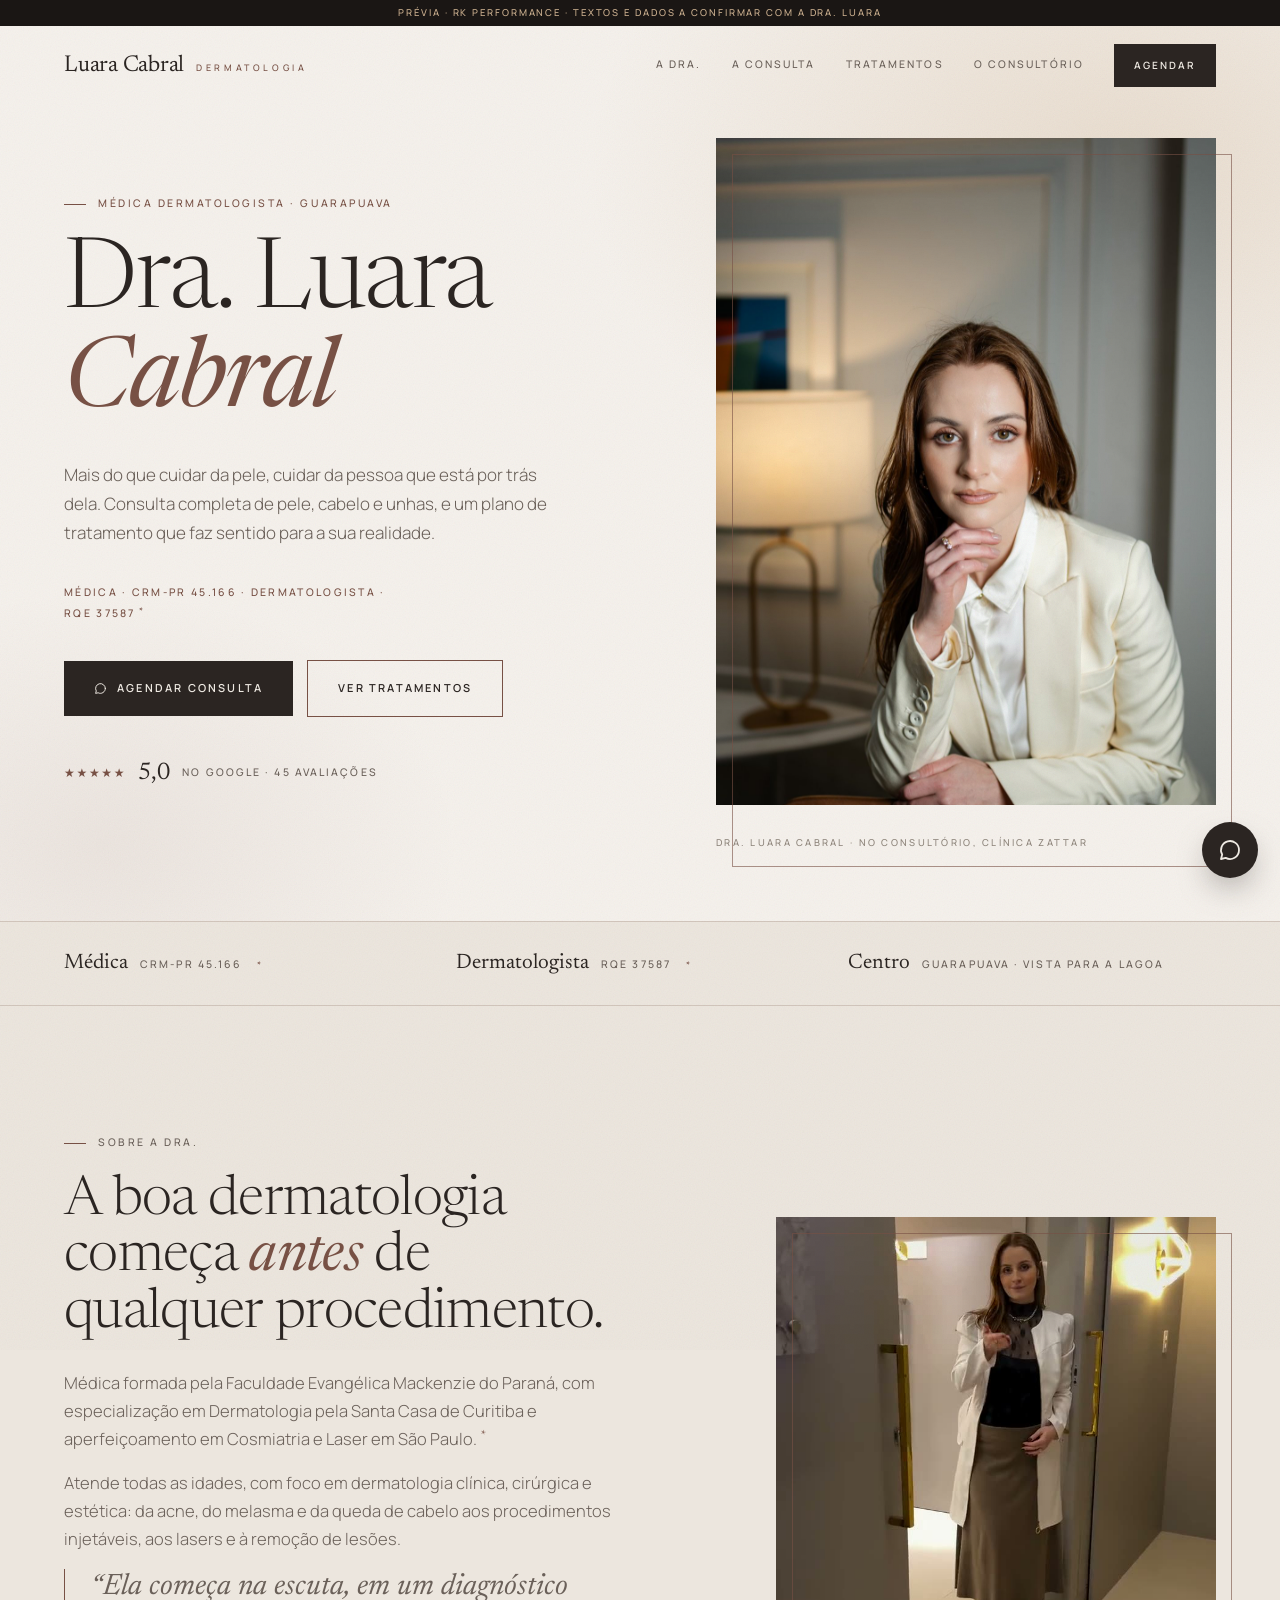
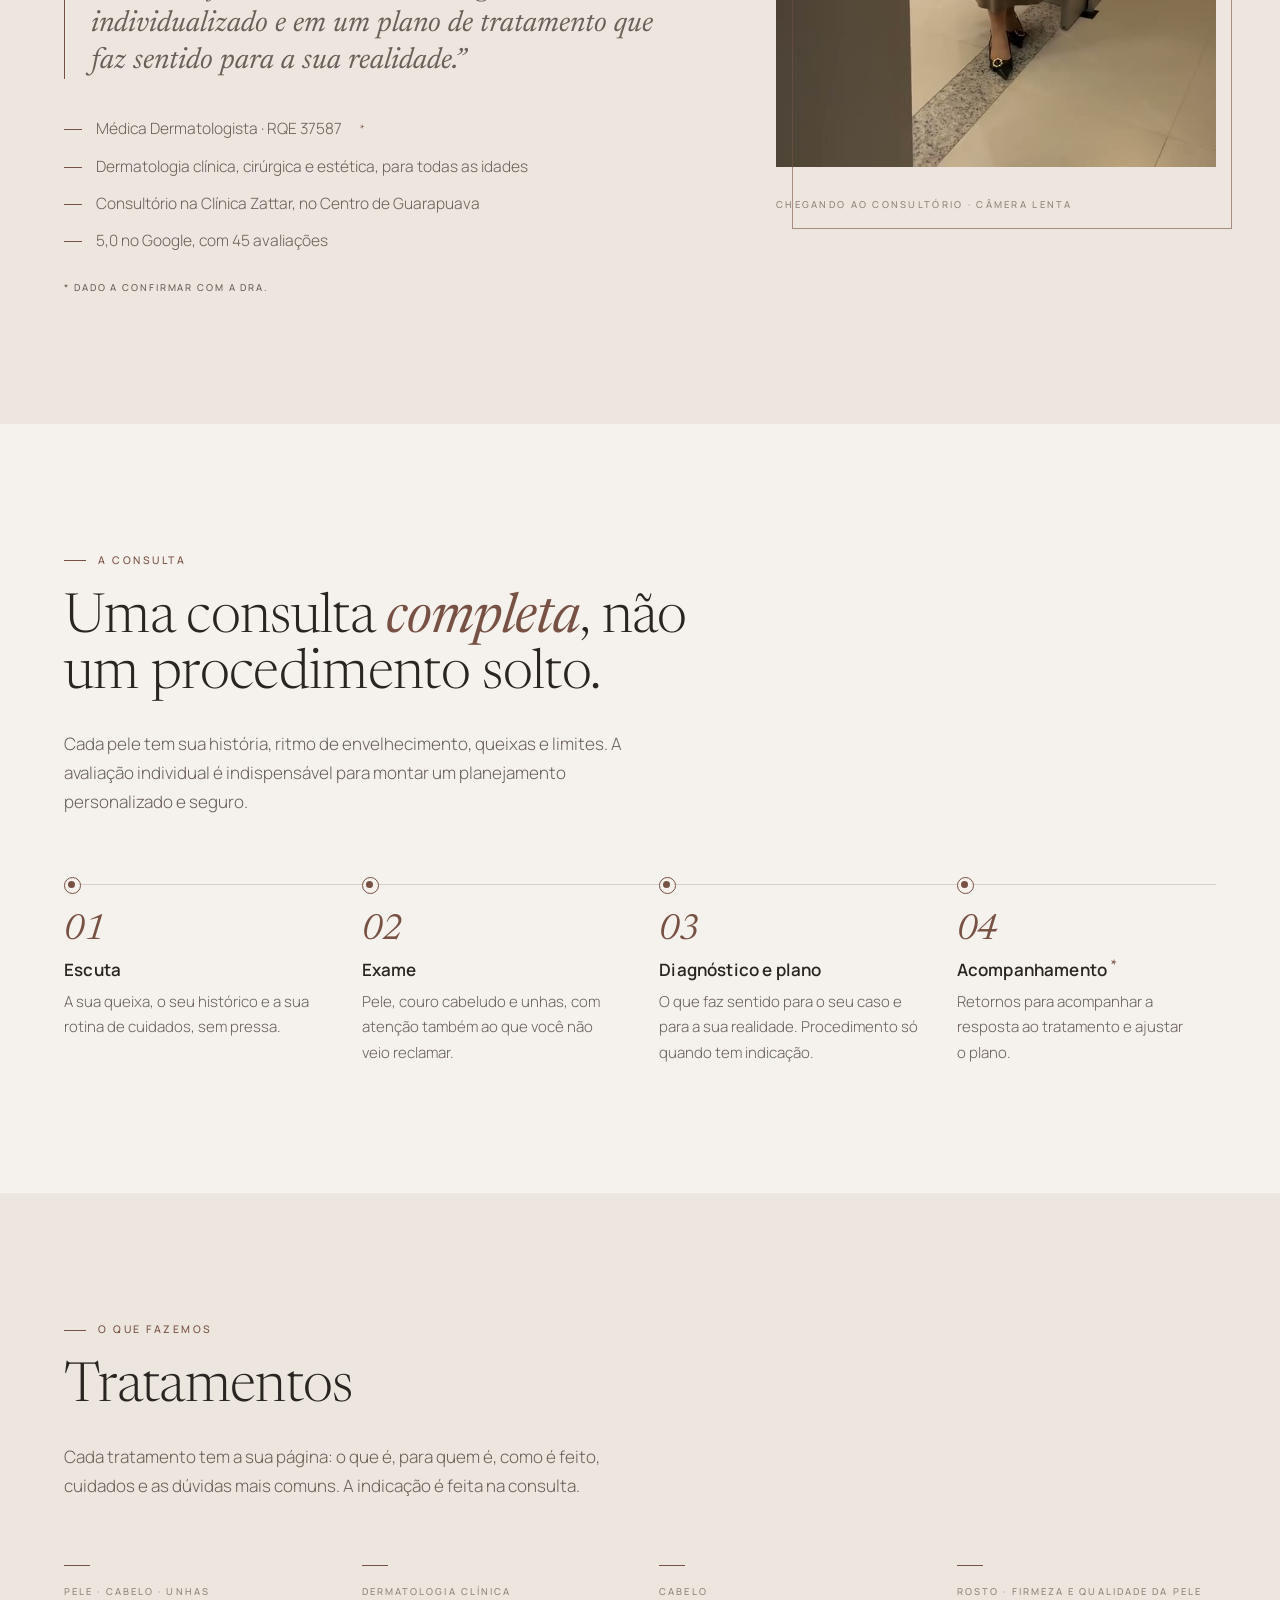
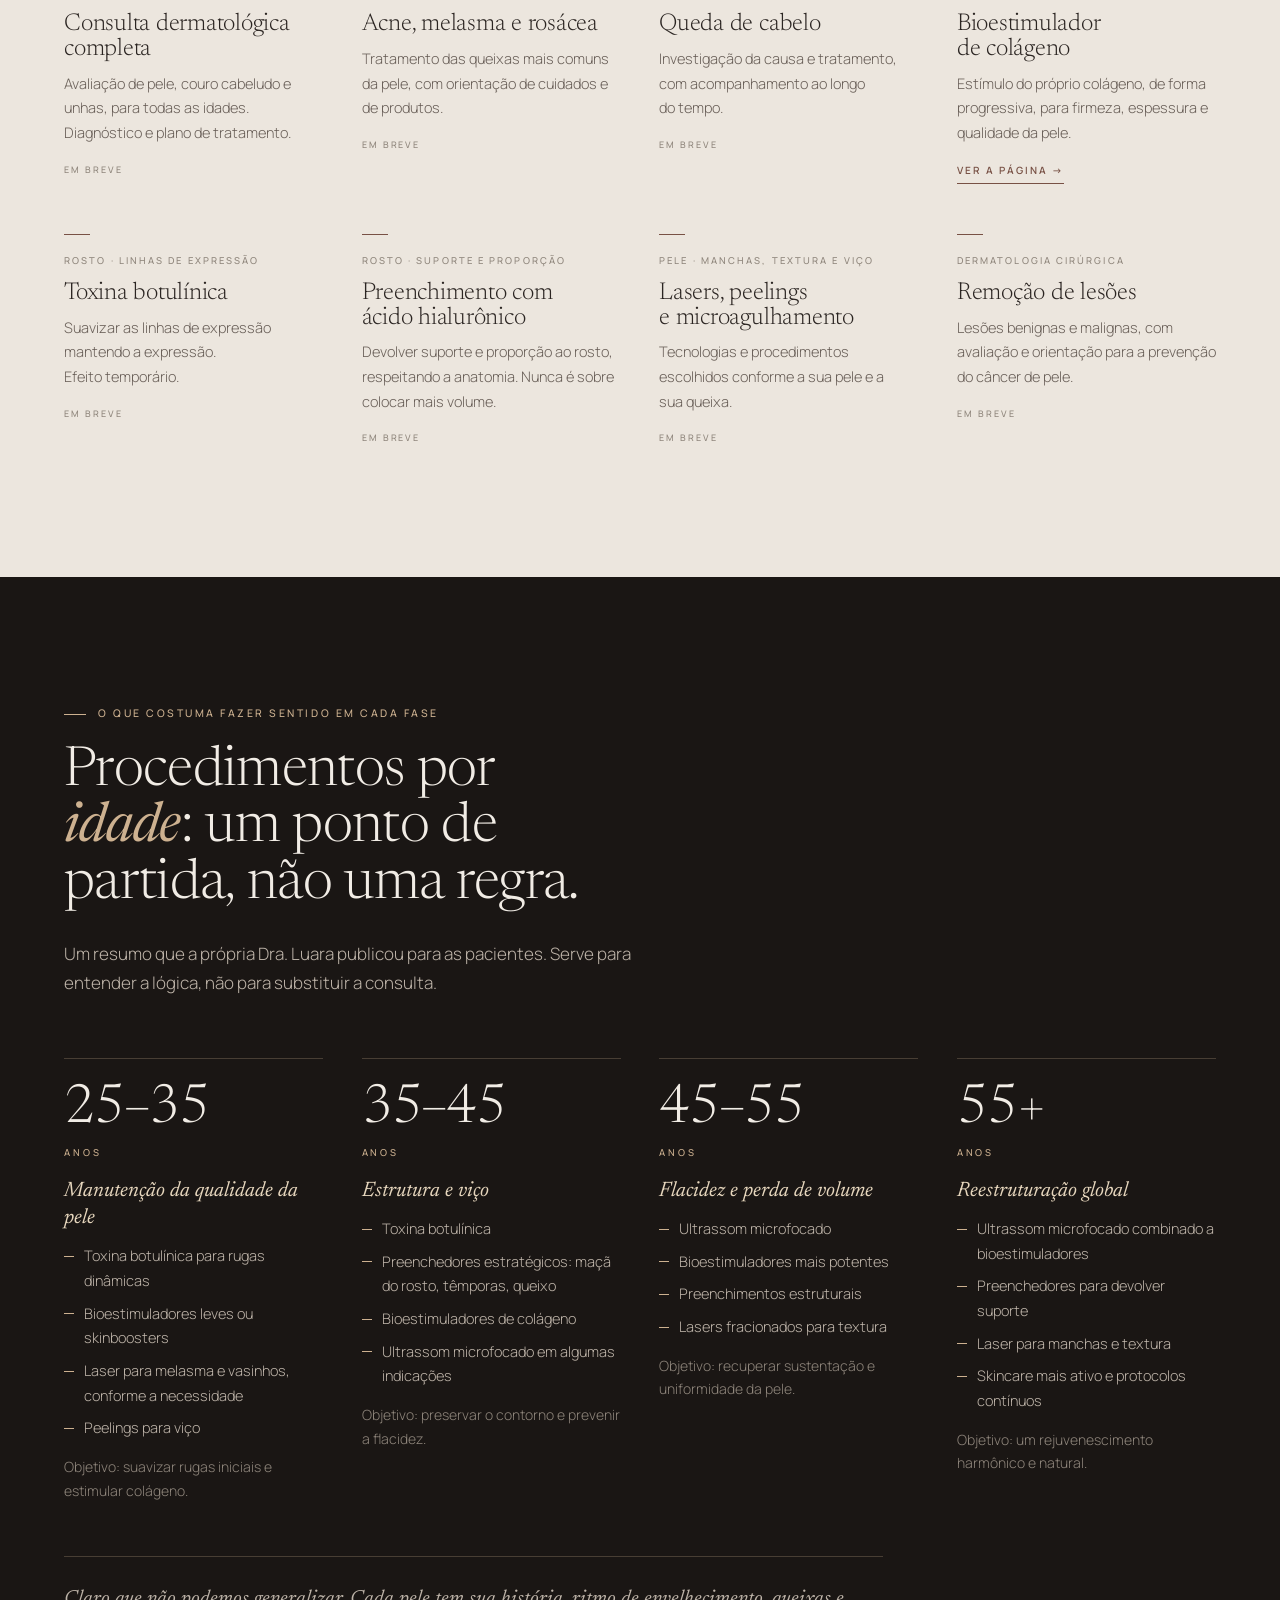
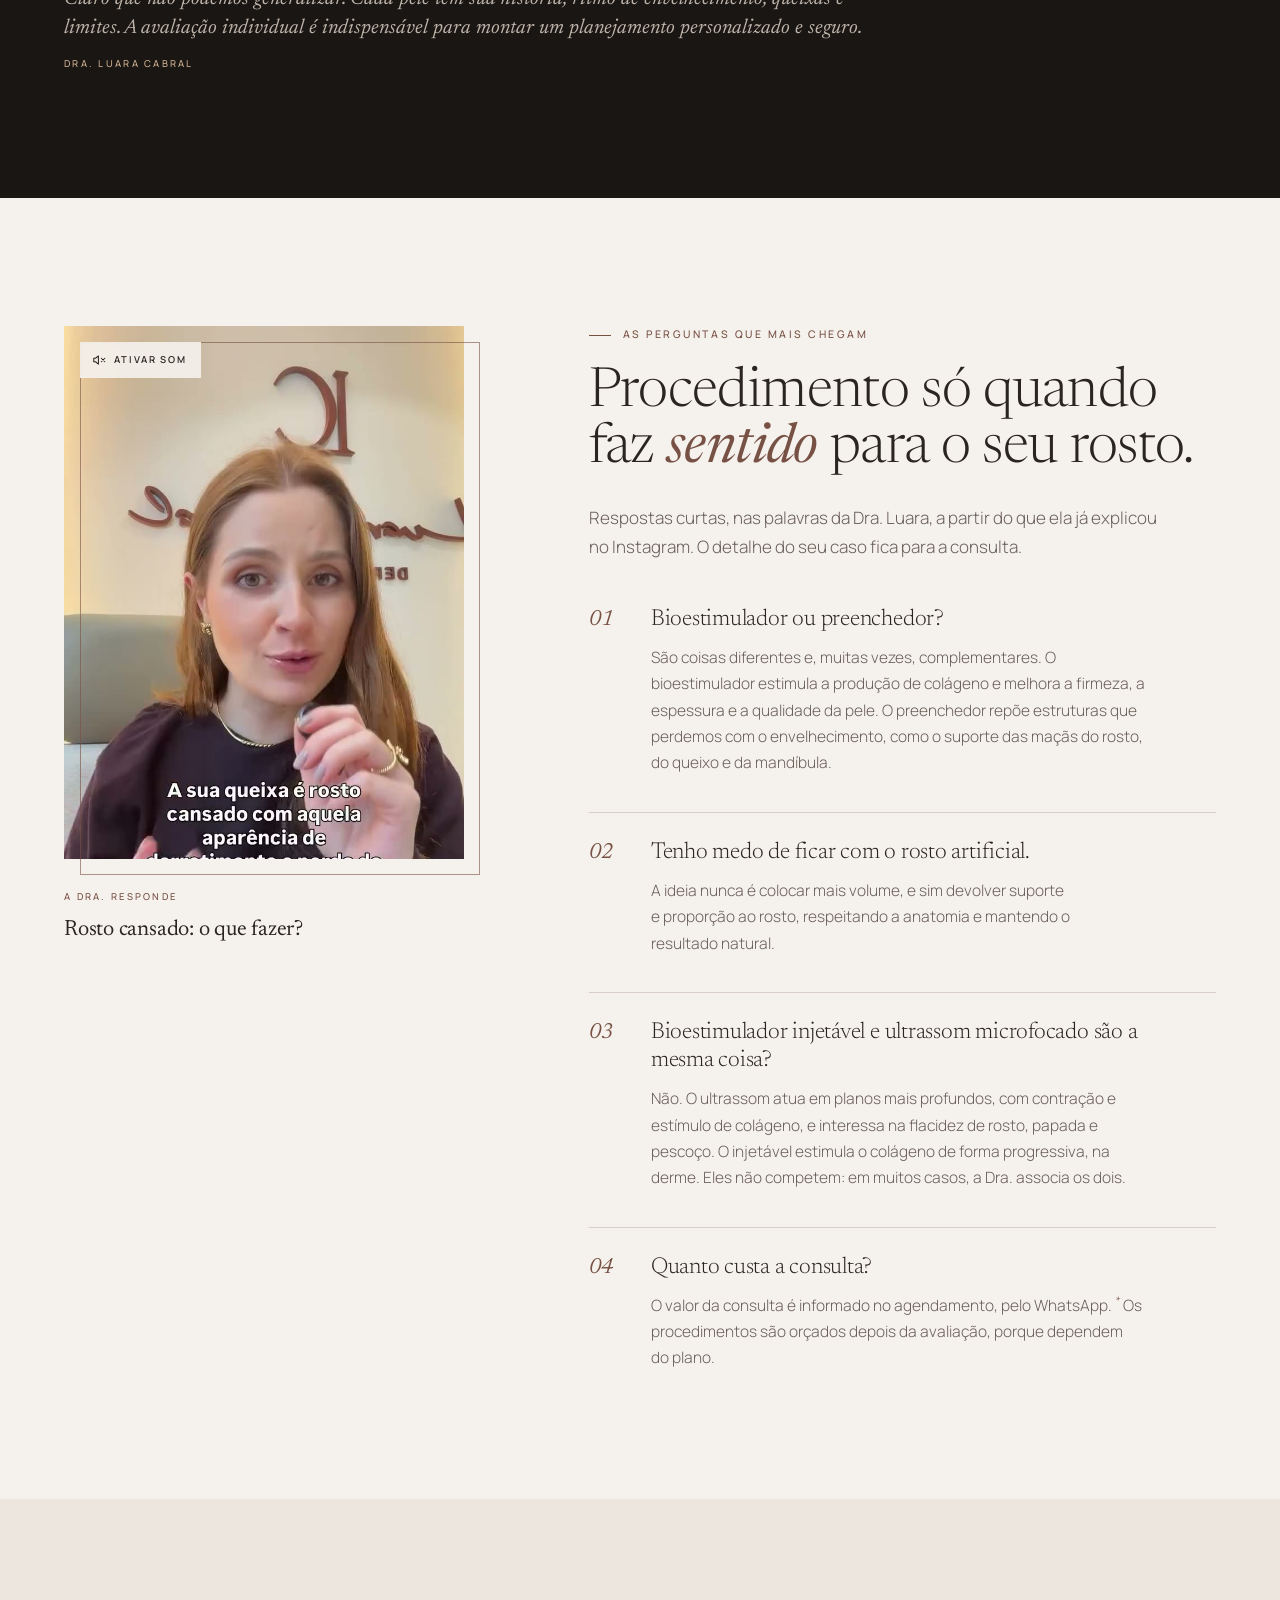
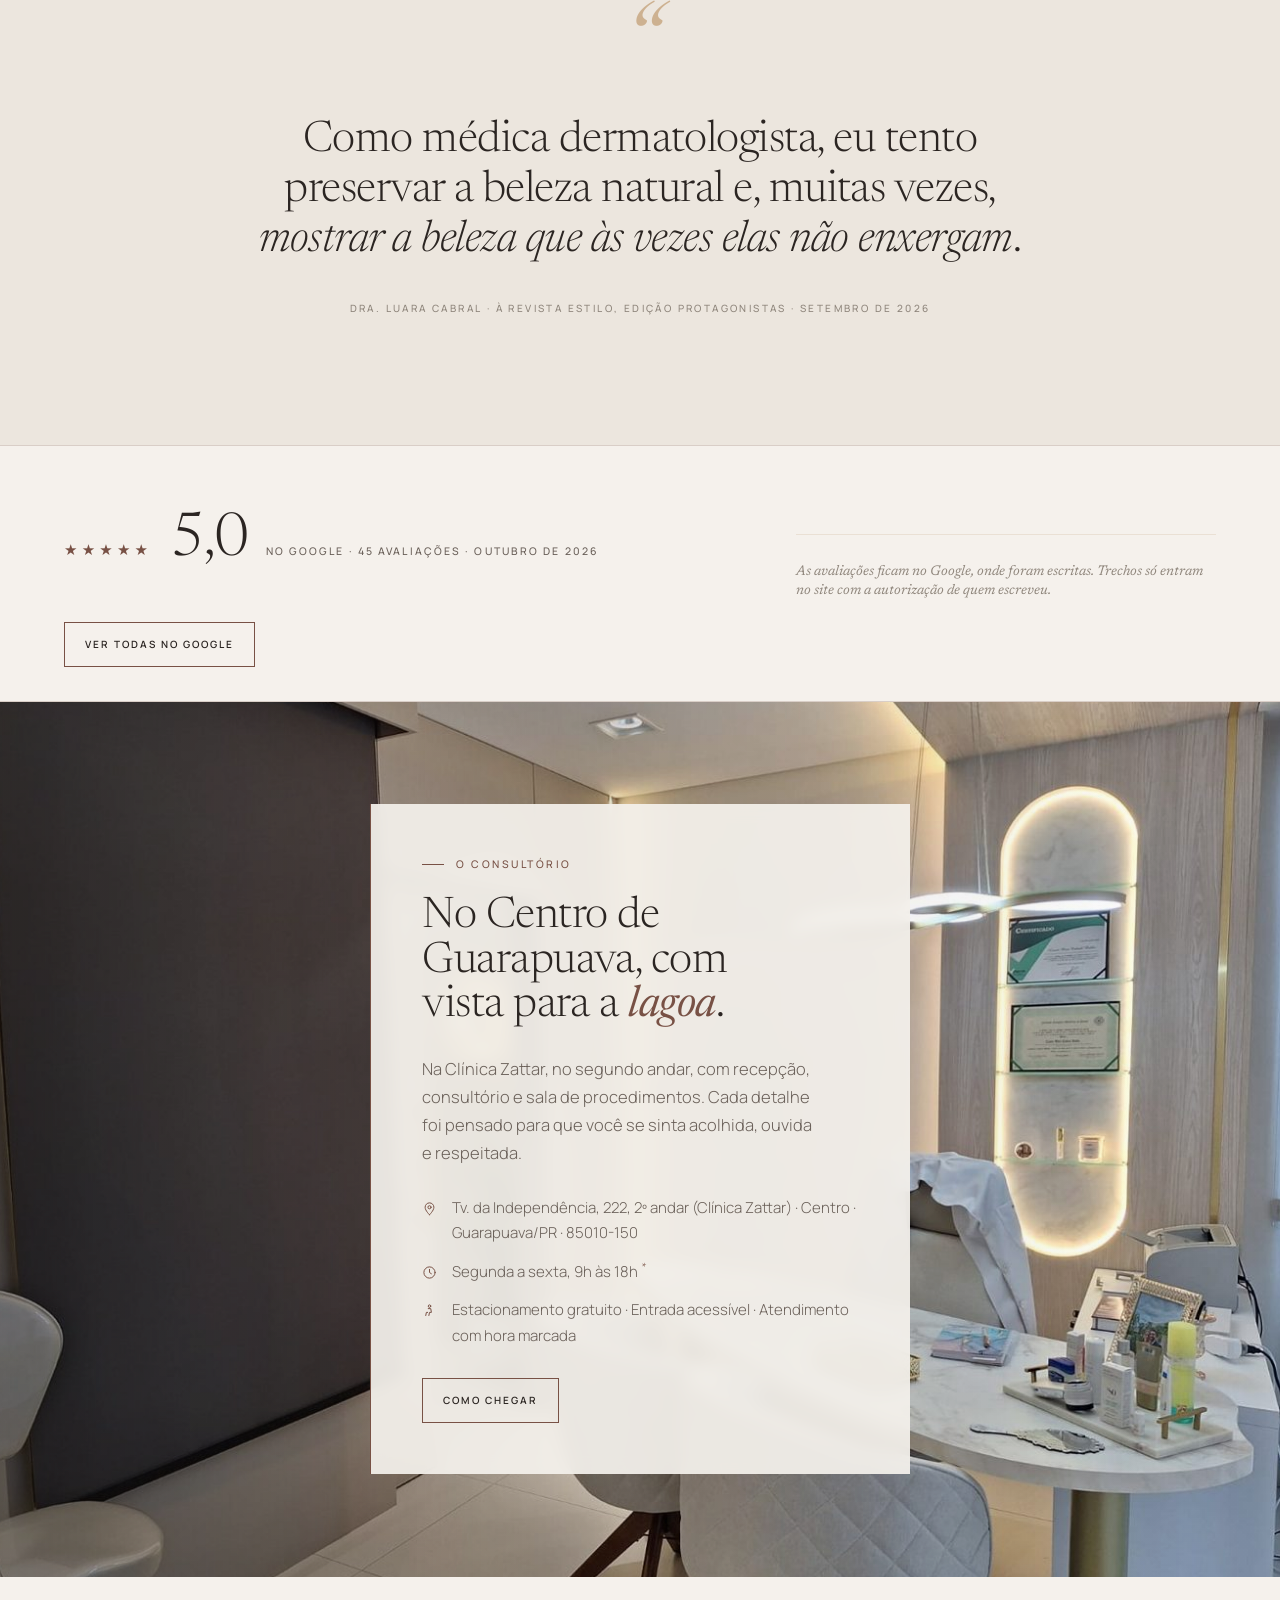
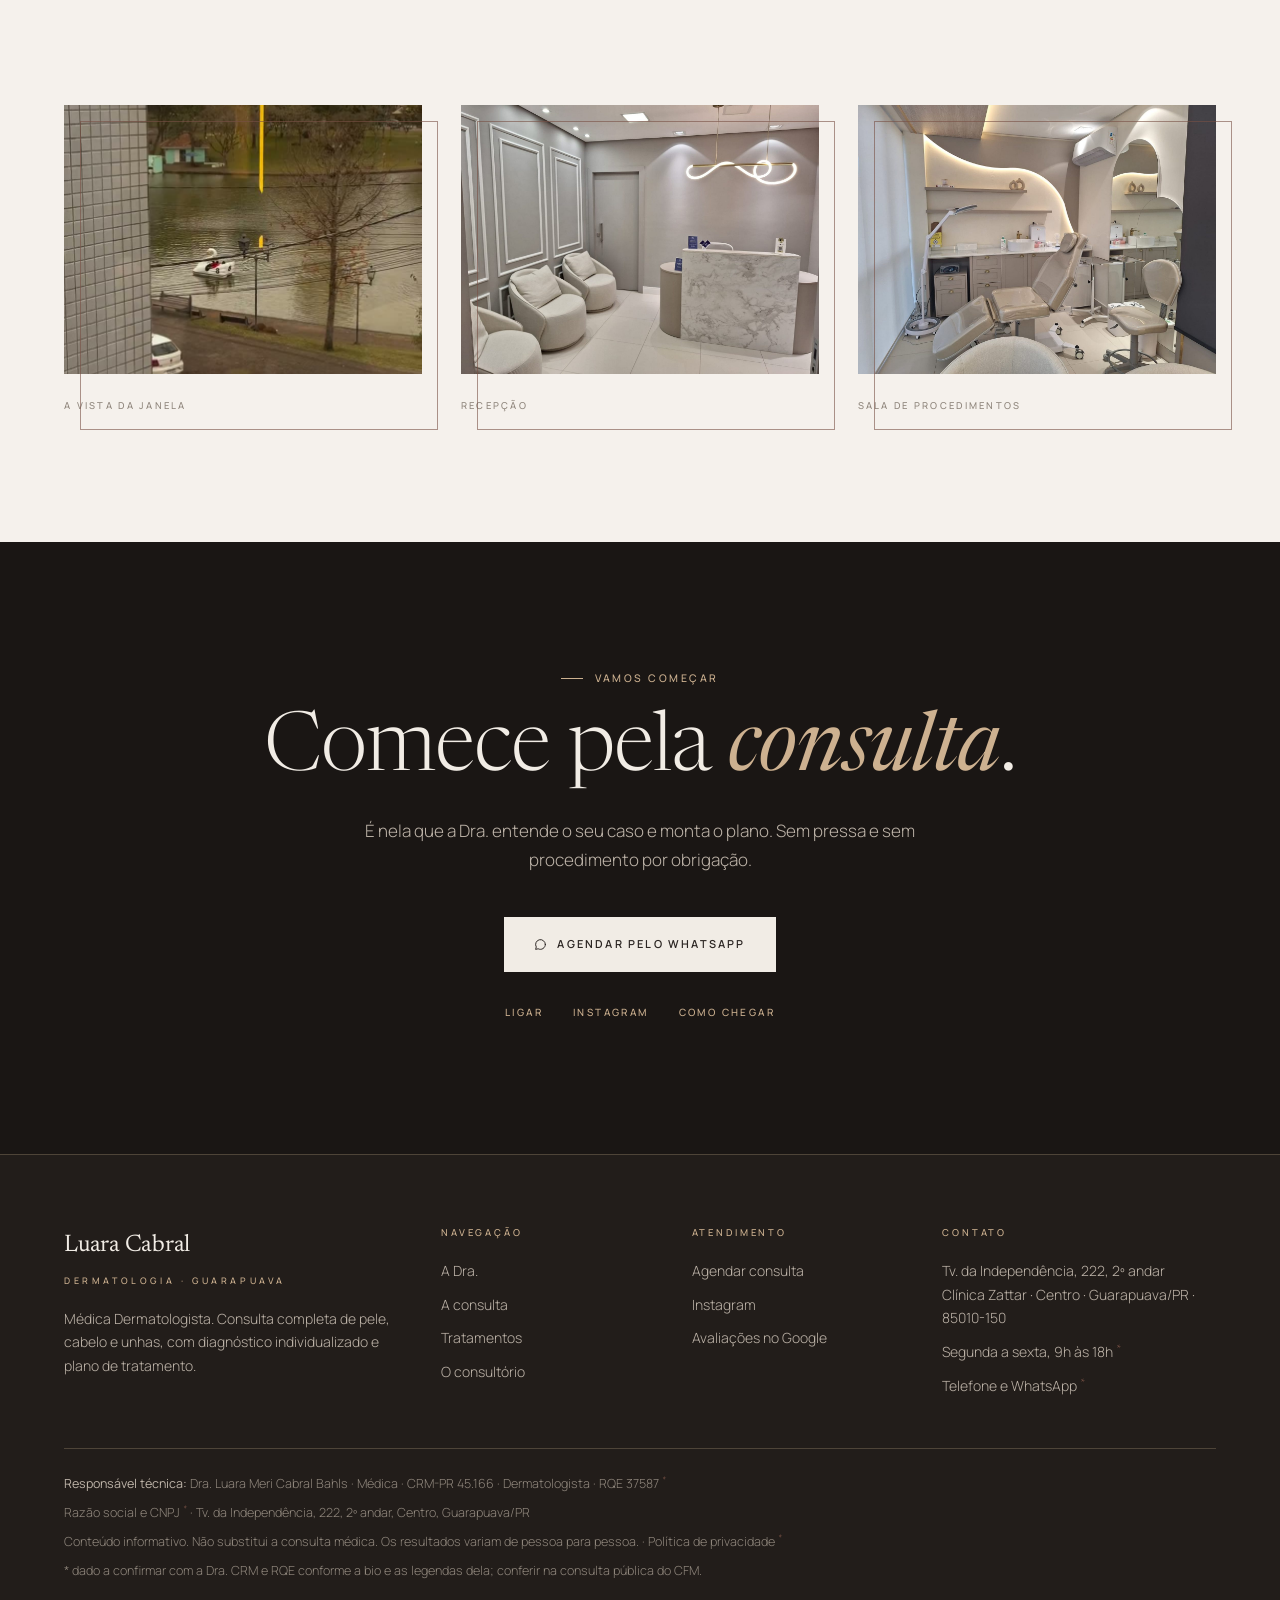
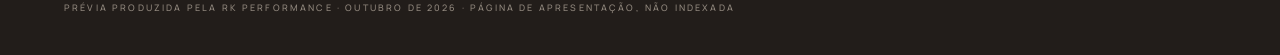
<file: index.html>
<!DOCTYPE html>
<html lang="pt-BR">
<head>
<meta charset="utf-8">
<meta name="viewport" content="width=device-width, initial-scale=1, viewport-fit=cover">
<title>Dra. Luara Cabral · Dermatologista em Guarapuava</title>
<meta name="description" content="Consulta dermatológica completa de pele, cabelo e unhas, no Centro de Guarapuava. Dra. Luara Cabral, Médica Dermatologista, CRM-PR 45.166, RQE 37587. 5,0 no Google com 45 avaliações.">
<meta name="robots" content="noindex, nofollow">
<meta name="theme-color" content="#F5F1EC">
<meta property="og:type" content="website">
<meta property="og:title" content="Dra. Luara Cabral · Dermatologista em Guarapuava">
<meta property="og:description" content="Mais do que cuidar da pele, cuidar da pessoa que está por trás dela. Consulta completa de pele, cabelo e unhas.">
<meta property="og:image" content="https://joaovitorrk.github.io/luara-cabral-site/media/og.jpg">
<meta property="og:image:width" content="1200">
<meta property="og:image:height" content="630">
<meta property="og:locale" content="pt_BR">
<link rel="icon" href="data:image/svg+xml,%3Csvg xmlns='http://www.w3.org/2000/svg' viewBox='0 0 64 64'%3E%3Ccircle cx='32' cy='32' r='32' fill='%23F5F1EC'/%3E%3Ctext x='32' y='41' font-family='Georgia,serif' font-style='italic' font-size='26' fill='%23785145' text-anchor='middle'%3ELC%3C/text%3E%3C/svg%3E">
<link rel="preconnect" href="https://fonts.googleapis.com">
<link rel="preconnect" href="https://fonts.gstatic.com" crossorigin>
<link href="https://fonts.googleapis.com/css2?family=Newsreader:ital,opsz,wght@0,6..72,300;0,6..72,400;1,6..72,300;1,6..72,400&family=Manrope:wght@300;400;500;600&display=swap" rel="stylesheet">
<link rel="stylesheet" href="assets/site.css">
<link rel="preload" as="image" href="media/retrato-hero.jpg" fetchpriority="high">
</head>
<body>
<div class="grao" aria-hidden="true"></div>
<div class="intro" aria-hidden="true">
  <svg class="laco" viewBox="0 0 720 220" preserveAspectRatio="xMidYMid meet"><path d="M14 118 C 90 30, 190 30, 260 110 C 330 190, 400 190, 440 110 C 480 30, 560 30, 600 110 C 640 190, 690 160, 706 100"/></svg>
  <div class="nome">Luara <em>Cabral</em><small>Dermatologia · Guarapuava</small></div>
</div>

<div class="aviso"><span class="longo">Prévia · RK Performance · textos e dados a confirmar com a Dra. Luara</span><span class="curto">Prévia · RK Performance · a confirmar</span></div>

<header class="topo" id="topo">
  <a class="marca" href="#inicio" aria-label="Dra. Luara Cabral, início"><span class="n">Luara Cabral</span><span class="i">Dermatologia</span></a>
  <nav aria-label="Seções">
    <a class="lk" href="#sobre">A Dra.</a>
    <a class="lk" href="#consulta">A consulta</a>
    <a class="lk" href="#tratamentos">Tratamentos</a>
    <a class="lk" href="#consultorio">O consultório</a>
    <a class="btn pq" href="#" data-demo="wa" data-msg="Olá! Vim pelo site e quero agendar uma consulta.">Agendar</a>
  </nav>
</header>

<main id="inicio">

<!-- primeira tela: dividida, clara -->
<section class="hero claro" aria-label="Apresentação">
  <div class="wrap">
    <div class="cabeca">
      <p class="rot">Médica dermatologista · Guarapuava</p>
      <h1>Dra. Luara <em>Cabral</em></h1>
    </div>
    <div class="texto">
      <p class="sub so-pc">Mais do que cuidar da pele, cuidar da pessoa que está por trás dela. Consulta completa de pele, cabelo e unhas, e um plano de tratamento que faz sentido para a sua realidade.</p>
      <p class="sub so-cel">Mais do que cuidar da pele, cuidar da pessoa que está por trás dela. Consulta completa de pele, cabelo e unhas.</p>
      <p class="quem">Médica · CRM-PR 45.166 · Dermatologista · RQE 37587<sup class="conf" title="Conforme a bio e as legendas dela; conferir na consulta pública do CFM">*</sup></p>
      <div class="acoes">
        <a class="btn" href="#" data-demo="wa" data-msg="Olá! Vim pelo site e quero agendar uma consulta."><svg viewBox="0 0 24 24" fill="none" stroke="currentColor" stroke-width="1.8" stroke-linecap="round" stroke-linejoin="round" aria-hidden="true"><path d="M21 12a9 9 0 0 1-13.3 7.9L3 21l1.2-4.5A9 9 0 1 1 21 12z"/></svg>Agendar consulta</a>
        <a class="btn linha" href="#tratamentos">Ver tratamentos</a>
      </div>
      <a class="google" href="https://www.google.com/maps/place/?q=place_id:ChIJWWDpie4375QRqWtQ1rrpFyw" target="_blank" rel="noopener"><span class="est">★★★★★</span><b>5,0</b><span>no Google · 45 avaliações</span></a>
    </div>
    <div class="quadro">
      <div class="img"><img src="media/retrato-hero.jpg" srcset="media/retrato-hero-800.jpg 800w, media/retrato-hero.jpg 1200w" sizes="(max-width: 900px) 100vw, 500px" width="1200" height="1600" alt="Dra. Luara Cabral, médica dermatologista, no consultório" fetchpriority="high"></div>
      <p class="leg">Dra. Luara Cabral · no consultório, Clínica Zattar</p>
    </div>
  </div>
</section>

<div class="cred" aria-label="Credenciais">
  <div class="wrap">
    <div><b>Médica</b> CRM-PR 45.166<sup class="conf" title="A confirmar">*</sup></div>
    <div><b>Dermatologista</b> RQE 37587<sup class="conf" title="A confirmar">*</sup></div>
    <div><b>Centro</b> Guarapuava · vista para a lagoa</div>
  </div>
</div>

<!-- sobre -->
<section class="sobre greige" id="sobre">
  <div class="wrap">
    <div class="texto">
      <p class="rot rv">Sobre a Dra.</p>
      <h2 class="rv">A boa dermatologia começa <em>antes</em> de qualquer procedimento.</h2>
      <p class="rv d1">Médica formada pela Faculdade Evangélica Mackenzie do Paraná, com especialização em Dermatologia pela Santa Casa de Curitiba e aperfeiçoamento em Cosmiatria e Laser em São Paulo.<sup class="conf" title="Conforme o Perfil da Empresa no Google; a confirmar">*</sup></p>
      <p class="rv d1">Atende todas as idades, com foco em dermatologia clínica, cirúrgica e estética: da acne, do melasma e da queda de cabelo aos procedimentos injetáveis, aos lasers e à remoção de lesões.</p>
      <p class="cita rv d2">“Ela começa na escuta, em um diagnóstico individualizado e em um plano de tratamento que faz sentido para a sua realidade.”</p>
      <ul class="fatos rv d2">
        <li>Médica Dermatologista · RQE 37587<sup class="conf" title="A confirmar">*</sup></li>
        <li>Dermatologia clínica, cirúrgica e estética, para todas as idades</li>
        <li>Consultório na Clínica Zattar, no Centro de Guarapuava</li>
        <li>5,0 no Google, com 45 avaliações</li>
      </ul>
      <p class="nota-conf rv d3">* dado a confirmar com a Dra.</p>
    </div>
    <div class="quadro r45 rv d1">
      <div class="img"><video preload="none" poster="media/sobre-poster.jpg" muted playsinline loop width="720" height="900" aria-label="Dra. Luara chegando ao consultório"><source src="media/sobre.mp4" type="video/mp4"></video></div>
      <p class="leg">Chegando ao consultório · câmera lenta</p>
    </div>
  </div>
</section>

<!-- a consulta -->
<section class="claro" id="consulta">
  <div class="wrap">
    <p class="rot rv">A consulta</p>
    <h2 class="rv">Uma consulta <em>completa</em>, não um procedimento solto.</h2>
    <p class="lede rv d1">Cada pele tem sua história, ritmo de envelhecimento, queixas e limites. A avaliação individual é indispensável para montar um planejamento personalizado e seguro.</p>
    <ol class="etapas">
      <li class="rv"><span class="n">01</span><h3>Escuta</h3><p>A sua queixa, o seu histórico e a sua rotina de cuidados, sem pressa.</p></li>
      <li class="rv d1"><span class="n">02</span><h3>Exame</h3><p>Pele, couro cabeludo e unhas, com atenção também ao que você não veio reclamar.</p></li>
      <li class="rv d2"><span class="n">03</span><h3>Diagnóstico e plano</h3><p>O que faz sentido para o seu caso e para a sua realidade. Procedimento só quando tem indicação.</p></li>
      <li class="rv d3"><span class="n">04</span><h3>Acompanhamento<sup class="conf" title="Prazo dos retornos a confirmar">*</sup></h3><p>Retornos para acompanhar a resposta ao tratamento e ajustar o plano.</p></li>
    </ol>
  </div>
</section>

<!-- tratamentos -->
<section class="greige" id="tratamentos">
  <div class="wrap">
    <p class="rot rv">O que fazemos</p>
    <h2 class="rv">Tratamentos</h2>
    <p class="lede rv d1">Cada tratamento tem a sua página: o que é, para quem é, como é feito, cuidados e as dúvidas mais comuns. A indicação é feita na consulta.</p>
    <div class="trat-grid">
      <div class="trat rv"><span class="r"></span><span class="g">Pele · Cabelo · Unhas</span><h3>Consulta dermatológica completa</h3><p>Avaliação de pele, couro cabeludo e unhas, para todas as idades. Diagnóstico e plano de tratamento.</p><span class="breve">Em breve</span></div>
      <div class="trat rv d1"><span class="r"></span><span class="g">Dermatologia clínica</span><h3>Acne, melasma e rosácea</h3><p>Tratamento das queixas mais comuns da pele, com orientação de cuidados e de produtos.</p><span class="breve">Em breve</span></div>
      <div class="trat rv d2"><span class="r"></span><span class="g">Cabelo</span><h3>Queda de cabelo</h3><p>Investigação da causa e tratamento, com acompanhamento ao longo do tempo.</p><span class="breve">Em breve</span></div>
      <a class="trat rv d3" href="bioestimulador-de-colageno-guarapuava/"><span class="r"></span><span class="g">Rosto · Firmeza e qualidade da pele</span><h3>Bioestimulador de colágeno</h3><p>Estímulo do próprio colágeno, de forma progressiva, para firmeza, espessura e qualidade da pele.</p><span class="ver">Ver a página →</span></a>
      <div class="trat rv"><span class="r"></span><span class="g">Rosto · Linhas de expressão</span><h3>Toxina botulínica</h3><p>Suavizar as linhas de expressão mantendo a expressão. Efeito temporário.</p><span class="breve">Em breve</span></div>
      <div class="trat rv d1"><span class="r"></span><span class="g">Rosto · Suporte e proporção</span><h3>Preenchimento com ácido hialurônico</h3><p>Devolver suporte e proporção ao rosto, respeitando a anatomia. Nunca é sobre colocar mais volume.</p><span class="breve">Em breve</span></div>
      <div class="trat rv d2"><span class="r"></span><span class="g">Pele · Manchas, textura e viço</span><h3>Lasers, peelings e microagulhamento</h3><p>Tecnologias e procedimentos escolhidos conforme a sua pele e a sua queixa.</p><span class="breve">Em breve</span></div>
      <div class="trat rv d3"><span class="r"></span><span class="g">Dermatologia cirúrgica</span><h3>Remoção de lesões</h3><p>Lesões benignas e malignas, com avaliação e orientação para a prevenção do câncer de pele.</p><span class="breve">Em breve</span></div>
    </div>
  </div>
</section>

<!-- por idade -->
<section class="escuro" id="idades">
  <div class="wrap">
    <p class="rot rv">O que costuma fazer sentido em cada fase</p>
    <h2 class="rv">Procedimentos por <em>idade</em>: um ponto de partida, não uma regra.</h2>
    <p class="lede rv d1">Um resumo que a própria Dra. Luara publicou para as pacientes. Serve para entender a lógica, não para substituir a consulta.</p>
    <ul class="idades">
      <li class="rv"><span class="n">25–35<small>anos</small></span><b>Manutenção da qualidade da pele</b><ul><li>Toxina botulínica para rugas dinâmicas</li><li>Bioestimuladores leves ou skinboosters</li><li>Laser para melasma e vasinhos, conforme a necessidade</li><li>Peelings para viço</li></ul><p>Objetivo: suavizar rugas iniciais e estimular colágeno.</p></li>
      <li class="rv d1"><span class="n">35–45<small>anos</small></span><b>Estrutura e viço</b><ul><li>Toxina botulínica</li><li>Preenchedores estratégicos: maçã do rosto, têmporas, queixo</li><li>Bioestimuladores de colágeno</li><li>Ultrassom microfocado em algumas indicações</li></ul><p>Objetivo: preservar o contorno e prevenir a flacidez.</p></li>
      <li class="rv d2"><span class="n">45–55<small>anos</small></span><b>Flacidez e perda de volume</b><ul><li>Ultrassom microfocado</li><li>Bioestimuladores mais potentes</li><li>Preenchimentos estruturais</li><li>Lasers fracionados para textura</li></ul><p>Objetivo: recuperar sustentação e uniformidade da pele.</p></li>
      <li class="rv d3"><span class="n">55+<small>anos</small></span><b>Reestruturação global</b><ul><li>Ultrassom microfocado combinado a bioestimuladores</li><li>Preenchedores para devolver suporte</li><li>Laser para manchas e textura</li><li>Skincare mais ativo e protocolos contínuos</li></ul><p>Objetivo: um rejuvenescimento harmônico e natural.</p></li>
    </ul>
    <p class="obs rv">Claro que não podemos generalizar. Cada pele tem sua história, ritmo de envelhecimento, queixas e limites. A avaliação individual é indispensável para montar um planejamento personalizado e seguro.<small>Dra. Luara Cabral</small></p>
  </div>
</section>

<!-- perguntas -->
<section class="perguntas claro" id="perguntas">
  <div class="wrap">
    <div class="vid rv">
      <div class="img"><video preload="none" poster="media/responde-poster.jpg" muted playsinline loop width="720" height="960" aria-label="Dra. Luara explicando o tratamento para rosto cansado, no consultório"><source src="media/responde.mp4" type="video/mp4"></video></div>
      <button class="som" type="button" aria-pressed="false"><svg class="mudo" viewBox="0 0 24 24" fill="none" stroke="currentColor" stroke-width="1.8" stroke-linecap="round" stroke-linejoin="round" aria-hidden="true"><path d="M11 5 6 9H3v6h3l5 4z"/><path d="m22 9-6 6M16 9l6 6"/></svg><svg class="alto" viewBox="0 0 24 24" fill="none" stroke="currentColor" stroke-width="1.8" stroke-linecap="round" stroke-linejoin="round" aria-hidden="true"><path d="M11 5 6 9H3v6h3l5 4z"/><path d="M15.5 8.5a5 5 0 0 1 0 7M19 5a10 10 0 0 1 0 14"/></svg><span>Ativar som</span></button>
      <div class="leg"><small>A Dra. responde</small><b>Rosto cansado: o que fazer?</b></div>
    </div>
    <div>
      <p class="rot rv">As perguntas que mais chegam</p>
      <h2 class="rv">Procedimento só quando faz <em>sentido</em> para o seu rosto.</h2>
      <p class="lede rv d1">Respostas curtas, nas palavras da Dra. Luara, a partir do que ela já explicou no Instagram. O detalhe do seu caso fica para a consulta.</p>
      <ol class="qa" style="margin-top:44px">
        <li class="rv"><span class="n">01</span><div><p class="p">Bioestimulador ou preenchedor?</p><p class="r">São coisas diferentes e, muitas vezes, complementares. O bioestimulador estimula a produção de colágeno e melhora a firmeza, a espessura e a qualidade da pele. O preenchedor repõe estruturas que perdemos com o envelhecimento, como o suporte das maçãs do rosto, do queixo e da mandíbula.</p></div></li>
        <li class="rv d1"><span class="n">02</span><div><p class="p">Tenho medo de ficar com o rosto artificial.</p><p class="r">A ideia nunca é colocar mais volume, e sim devolver suporte e proporção ao rosto, respeitando a anatomia e mantendo o resultado natural.</p></div></li>
        <li class="rv d2"><span class="n">03</span><div><p class="p">Bioestimulador injetável e ultrassom microfocado são a mesma coisa?</p><p class="r">Não. O ultrassom atua em planos mais profundos, com contração e estímulo de colágeno, e interessa na flacidez de rosto, papada e pescoço. O injetável estimula o colágeno de forma progressiva, na derme. Eles não competem: em muitos casos, a Dra. associa os dois.</p></div></li>
        <li class="rv d3"><span class="n">04</span><div><p class="p">Quanto custa a consulta?</p><p class="r">O valor da consulta é informado no agendamento, pelo WhatsApp.<sup class="conf" title="A confirmar com a Dra.">*</sup> Os procedimentos são orçados depois da avaliação, porque dependem do plano.</p></div></li>
      </ol>
    </div>
  </div>
</section>

<!-- nas palavras dela -->
<section class="frase-sec greige" id="frase">
  <div class="wrap">
    <span class="aspas rv" aria-hidden="true">“</span>
    <p class="frase rv d1">Como médica dermatologista, eu tento preservar a beleza natural e, muitas vezes, <em>mostrar a beleza que às vezes elas não enxergam</em>.</p>
    <p class="quem-disse rv d2">Dra. Luara Cabral · à Revista Estilo, edição Protagonistas · setembro de 2026</p>
  </div>
</section>

<!-- avaliações -->
<div class="google-strip" id="avaliacoes">
  <div class="wrap">
    <div class="nota rv"><span class="est" aria-hidden="true">★★★★★</span><span>5,0</span><span class="leg">no Google · 45 avaliações · outubro de 2026</span></div>
    <p class="obs rv d1">As avaliações ficam no Google, onde foram escritas. Trechos só entram no site com a autorização de quem escreveu.</p>
    <a class="btn linha pq rv d2" href="https://www.google.com/maps/place/?q=place_id:ChIJWWDpie4375QRqWtQ1rrpFyw" target="_blank" rel="noopener">Ver todas no Google</a>
  </div>
</div>

<!-- o consultório -->
<section class="banda" id="consultorio" aria-label="O consultório">
  <div class="bg"><img src="media/consultorio.jpg" width="1400" height="1050" alt="Consultório da Dra. Luara: mesa de mármore, nicho iluminado e janela" loading="lazy"></div>
  <div class="veu" aria-hidden="true"></div>
  <div class="wrap">
    <div class="painel rv">
      <p class="rot">O consultório</p>
      <h2>No Centro de Guarapuava, com vista para a <em>lagoa</em>.</h2>
      <div class="texto"><p>Na Clínica Zattar, no segundo andar, com recepção, consultório e sala de procedimentos. Cada detalhe foi pensado para que você se sinta acolhida, ouvida e respeitada.</p></div>
      <ul class="dados">
        <li><svg viewBox="0 0 24 24" fill="none" stroke="currentColor" stroke-width="1.6" stroke-linecap="round" stroke-linejoin="round" aria-hidden="true"><path d="M12 22s7-6.5 7-12a7 7 0 1 0-14 0c0 5.5 7 12 7 12z"/><circle cx="12" cy="10" r="2.5"/></svg><span>Tv. da Independência, 222, 2º andar (Clínica Zattar) · Centro · Guarapuava/PR · 85010-150</span></li>
        <li><svg viewBox="0 0 24 24" fill="none" stroke="currentColor" stroke-width="1.6" stroke-linecap="round" stroke-linejoin="round" aria-hidden="true"><circle cx="12" cy="12" r="9"/><path d="M12 7v5l3 2"/></svg><span>Segunda a sexta, 9h às 18h<sup class="conf" title="Horário do Google; a confirmar">*</sup></span></li>
        <li><svg viewBox="0 0 24 24" fill="none" stroke="currentColor" stroke-width="1.6" stroke-linecap="round" stroke-linejoin="round" aria-hidden="true"><circle cx="12" cy="5" r="2"/><path d="M10 9h4l1 6h-3l-1 5M9 15H7l-1 5"/></svg><span>Estacionamento gratuito · Entrada acessível · Atendimento com hora marcada</span></li>
      </ul>
      <div class="acoes" style="margin-top:30px">
        <a class="btn linha pq" href="https://www.google.com/maps/dir/?api=1&destination=Dra.+Luara+Cabral,+Tv.+da+Independencia,+222,+Guarapuava" target="_blank" rel="noopener">Como chegar</a>
      </div>
    </div>
  </div>
</section>

<section class="claro" id="espaco" aria-label="Fotos do espaço">
  <div class="wrap">
    <div class="tira">
      <div class="quadro r43 rv"><div class="img"><video preload="none" poster="media/espaco-poster.jpg" muted playsinline loop width="720" height="900" aria-label="A vista da janela do consultório, para a lagoa"><source src="media/espaco.mp4" type="video/mp4"></video></div><p class="leg">A vista da janela</p></div>
      <div class="quadro r43 rv d1"><div class="img"><img src="media/recepcao.jpg" width="1400" height="1050" alt="Recepção, com balcão de mármore e poltronas claras" loading="lazy"></div><p class="leg">Recepção</p></div>
      <div class="quadro r43 rv d2"><div class="img"><img src="media/sala.jpg" width="1400" height="1050" alt="Sala de procedimentos, com cadeira e luz curva na parede" loading="lazy"></div><p class="leg">Sala de procedimentos</p></div>
    </div>
  </div>
</section>

<!-- chamada final -->
<section class="escuro cta" id="contato">
  <div class="wrap">
    <p class="rot c rv">Vamos começar</p>
    <h2 class="rv">Comece pela <em>consulta</em>.</h2>
    <p class="lede rv d1">É nela que a Dra. entende o seu caso e monta o plano. Sem pressa e sem procedimento por obrigação.</p>
    <div class="acoes rv d2">
      <a class="btn" href="#" data-demo="wa" data-msg="Olá! Vim pelo site e quero agendar uma consulta."><svg viewBox="0 0 24 24" fill="none" stroke="currentColor" stroke-width="1.8" stroke-linecap="round" stroke-linejoin="round" aria-hidden="true"><path d="M21 12a9 9 0 0 1-13.3 7.9L3 21l1.2-4.5A9 9 0 1 1 21 12z"/></svg>Agendar pelo WhatsApp</a>
    </div>
    <div class="links rv d3">
      <button type="button" data-demo="tel">Ligar</button>
      <a href="https://www.instagram.com/draluaracabral/" target="_blank" rel="noopener">Instagram</a>
      <a href="https://www.google.com/maps/dir/?api=1&destination=Dra.+Luara+Cabral,+Tv.+da+Independencia,+222,+Guarapuava" target="_blank" rel="noopener">Como chegar</a>
    </div>
  </div>
</section>

</main>

<footer>
  <div class="wrap">
    <div class="cols">
      <div class="marca"><span class="n">Luara Cabral</span><span class="i">Dermatologia · Guarapuava</span><p>Médica Dermatologista. Consulta completa de pele, cabelo e unhas, com diagnóstico individualizado e plano de tratamento.</p></div>
      <div><h4>Navegação</h4><ul><li><a href="#sobre">A Dra.</a></li><li><a href="#consulta">A consulta</a></li><li><a href="#tratamentos">Tratamentos</a></li><li><a href="#consultorio">O consultório</a></li></ul></div>
      <div><h4>Atendimento</h4><ul><li><a href="#" data-demo="wa" data-msg="Olá! Vim pelo site e quero agendar uma consulta.">Agendar consulta</a></li><li><a href="https://www.instagram.com/draluaracabral/" target="_blank" rel="noopener">Instagram</a></li><li><a href="https://www.google.com/maps/place/?q=place_id:ChIJWWDpie4375QRqWtQ1rrpFyw" target="_blank" rel="noopener">Avaliações no Google</a></li></ul></div>
      <div><h4>Contato</h4><ul><li>Tv. da Independência, 222, 2º andar<br>Clínica Zattar · Centro · Guarapuava/PR · 85010-150</li><li>Segunda a sexta, 9h às 18h<sup class="conf" title="A confirmar">*</sup></li><li>Telefone e WhatsApp<sup class="conf" title="A confirmar">*</sup></li></ul></div>
    </div>
    <div class="legal">
      <p><b>Responsável técnica:</b> Dra. Luara Meri Cabral Bahls · Médica · CRM-PR 45.166 · Dermatologista · RQE 37587<sup class="conf">*</sup></p>
      <p>Razão social e CNPJ<sup class="conf">*</sup> · Tv. da Independência, 222, 2º andar, Centro, Guarapuava/PR</p>
      <p>Conteúdo informativo. Não substitui a consulta médica. Os resultados variam de pessoa para pessoa. · <a href="#">Política de privacidade</a><sup class="conf" title="Em preparação">*</sup></p>
      <p>* dado a confirmar com a Dra. CRM e RQE conforme a bio e as legendas dela; conferir na consulta pública do CFM.</p>
    </div>
    <p class="rk">Prévia produzida pela RK Performance · outubro de 2026 · página de apresentação, não indexada</p>
  </div>
</footer>

<a class="flut" href="#" data-demo="wa" data-msg="Olá! Vim pelo site e quero agendar uma consulta." aria-label="Agendar pelo WhatsApp"><svg viewBox="0 0 24 24" fill="none" stroke="currentColor" stroke-width="1.8" stroke-linecap="round" stroke-linejoin="round" aria-hidden="true"><path d="M21 12a9 9 0 0 1-13.3 7.9L3 21l1.2-4.5A9 9 0 1 1 21 12z"/></svg></a>

<dialog class="demo" id="demo" aria-labelledby="demo-tit">
  <div class="in">
    <p class="rot">Prévia de apresentação</p>
    <h3 id="demo-tit">Agendar pelo WhatsApp</h3>
    <p id="demo-txt">No site final, este botão abre o WhatsApp do consultório com a mensagem já escrita:</p>
    <blockquote id="demo-msg">Olá! Vim pelo site e quero agendar uma consulta.</blockquote>
    <div class="acoes">
      <a class="btn" href="https://wa.me/5542999833348?text=Vi%20a%20pr%C3%A9via%20do%20site%20da%20Dra.%20Luara%20Cabral" target="_blank" rel="noopener">Falar com a RK</a>
      <button class="btn linha" type="button" data-fecha>Fechar</button>
    </div>
  </div>
</dialog>

<script src="assets/site.js"></script>
</body>
</html>
</file>
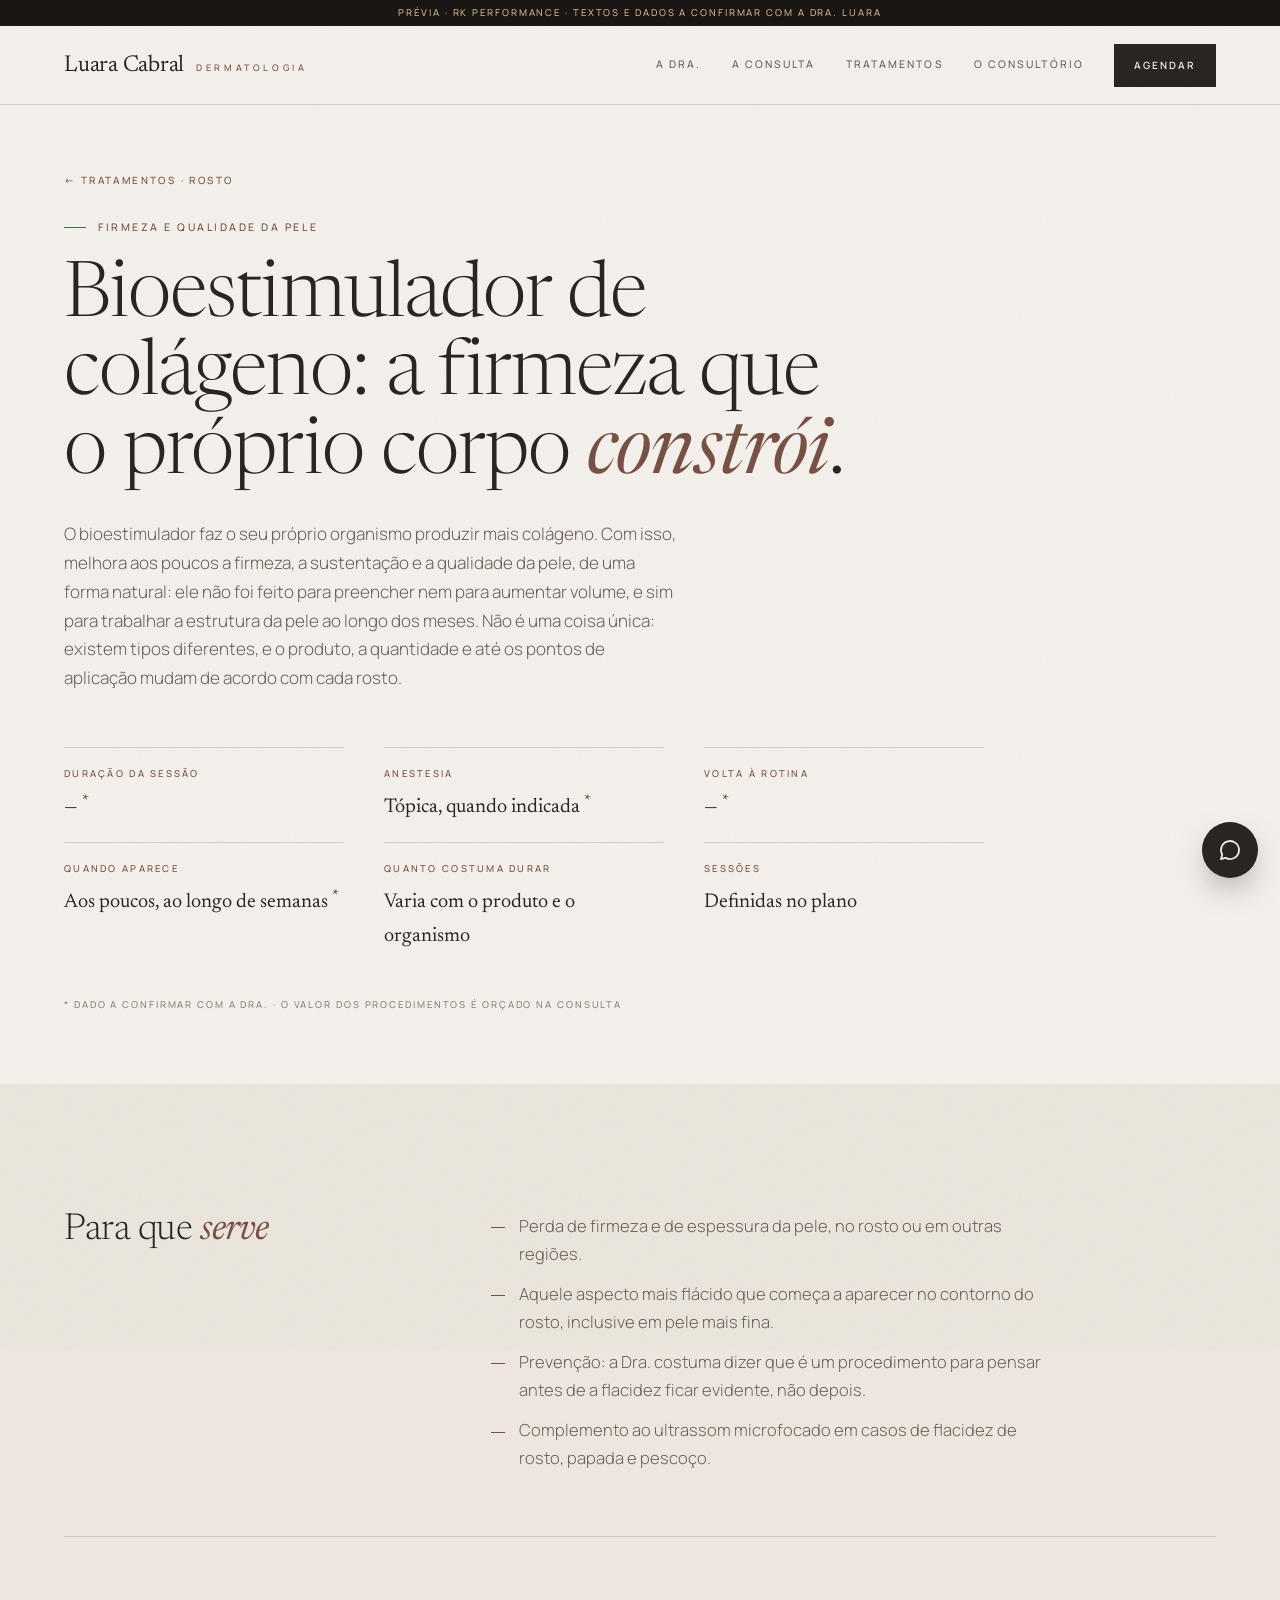
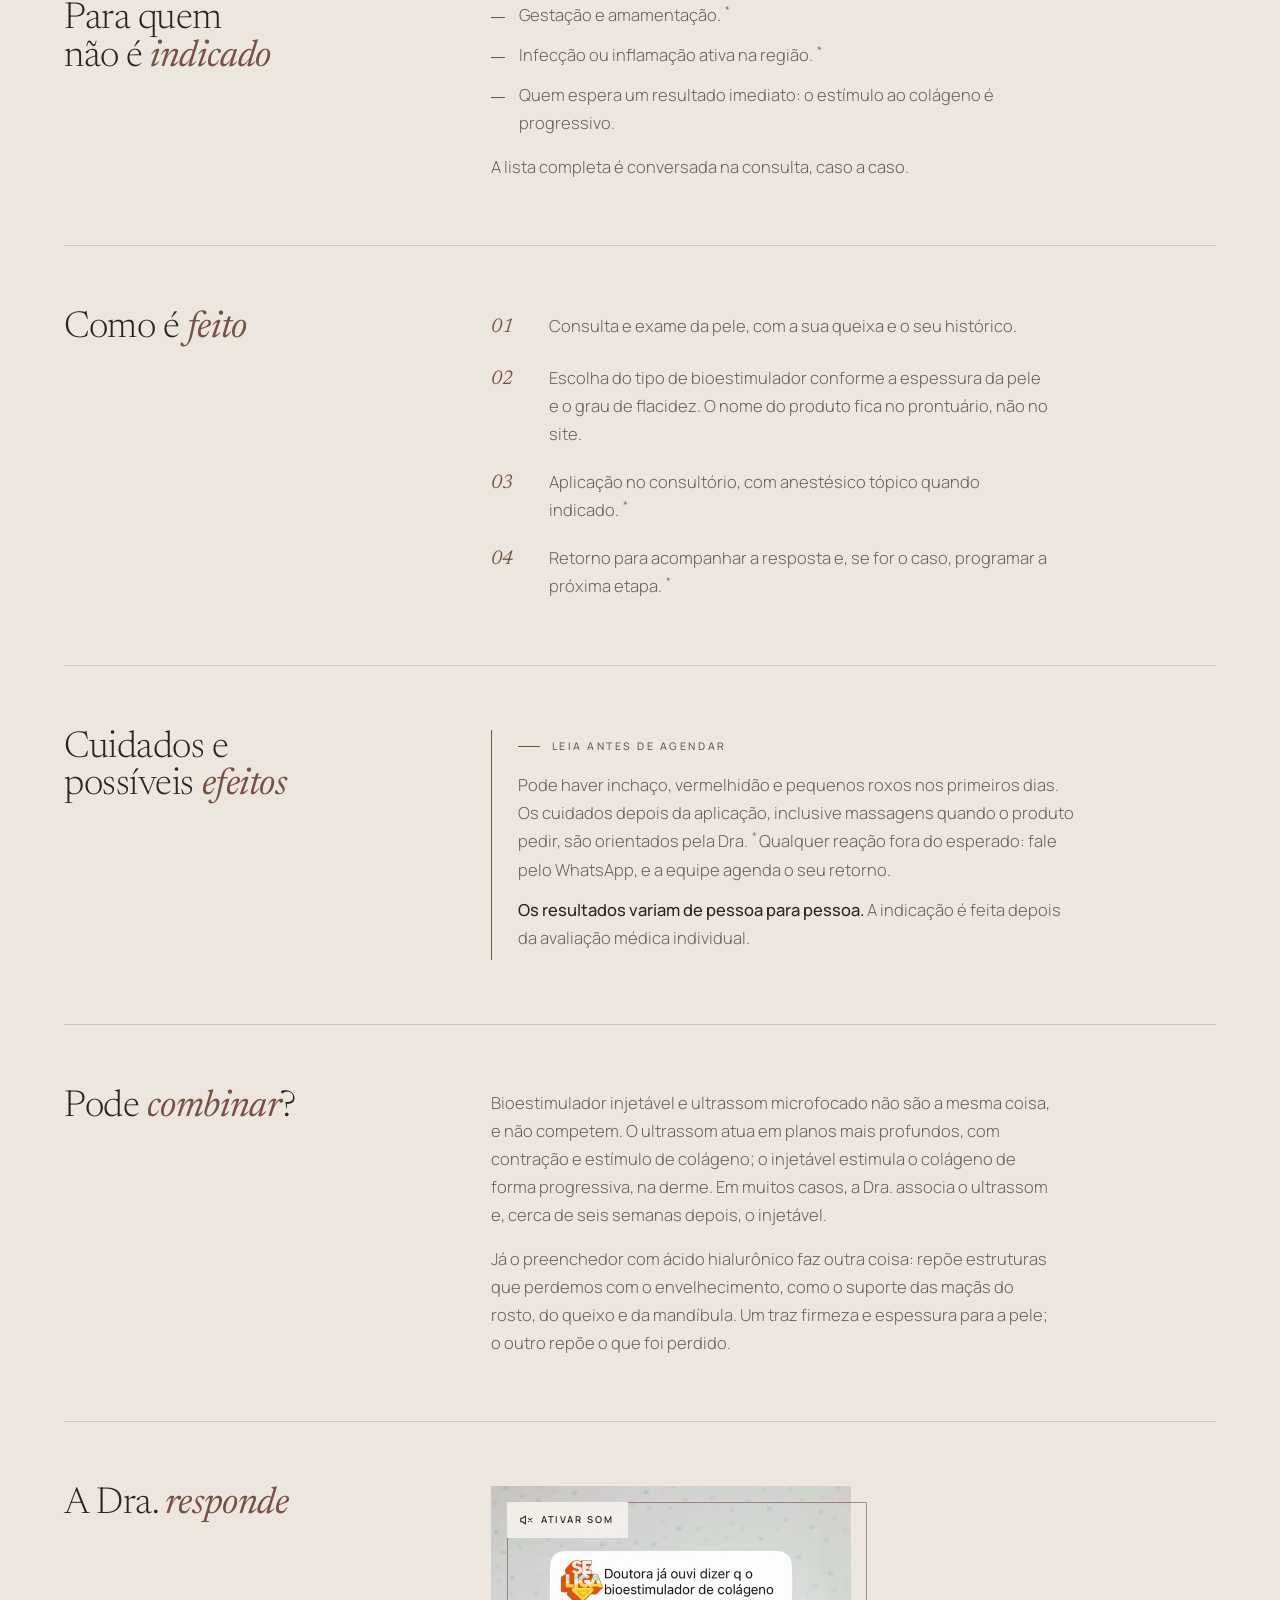
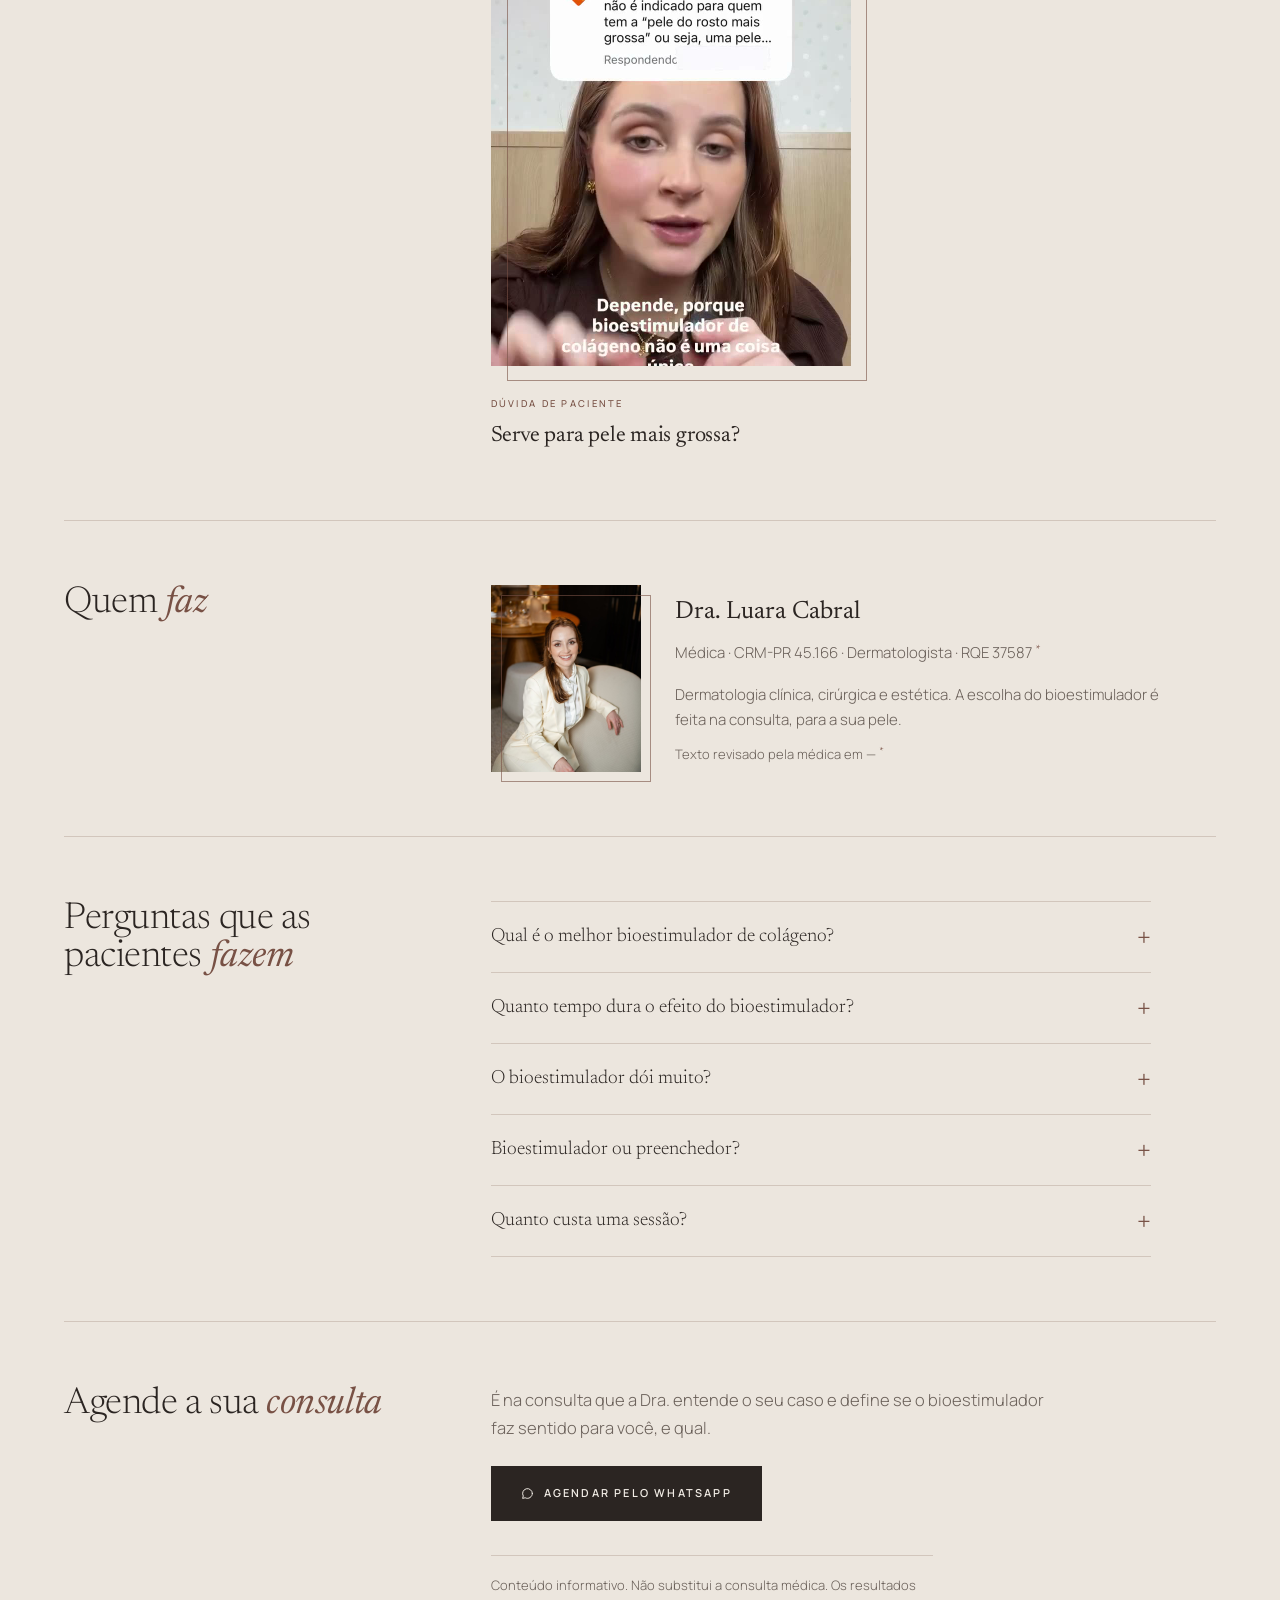
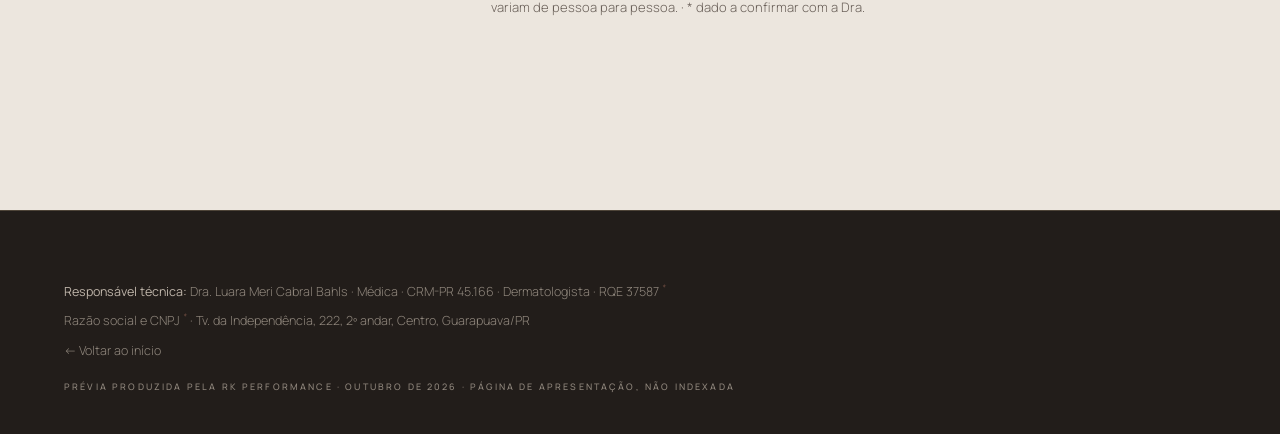
<file: bioestimulador-de-colageno-guarapuava/index.html>
<!DOCTYPE html>
<html lang="pt-BR">
<head>
<meta charset="utf-8">
<meta name="viewport" content="width=device-width, initial-scale=1, viewport-fit=cover">
<title>Bioestimulador de colágeno em Guarapuava · Dra. Luara Cabral, Dermatologista</title>
<meta name="description" content="Bioestimulador de colágeno com médica dermatologista, no Centro de Guarapuava. Tipos, indicações, cuidados e dúvidas comuns. Dra. Luara Cabral, CRM-PR 45.166, RQE 37587.">
<meta name="robots" content="noindex, nofollow">
<meta name="theme-color" content="#F5F1EC">
<meta property="og:type" content="article">
<meta property="og:title" content="Bioestimulador de colágeno em Guarapuava · Dra. Luara Cabral">
<meta property="og:description" content="A firmeza que o próprio corpo constrói, de forma progressiva. Com avaliação médica individual.">
<meta property="og:image" content="https://joaovitorrk.github.io/luara-cabral-site/media/og.jpg">
<meta property="og:locale" content="pt_BR">
<link rel="icon" href="data:image/svg+xml,%3Csvg xmlns='http://www.w3.org/2000/svg' viewBox='0 0 64 64'%3E%3Ccircle cx='32' cy='32' r='32' fill='%23F5F1EC'/%3E%3Ctext x='32' y='41' font-family='Georgia,serif' font-style='italic' font-size='26' fill='%23785145' text-anchor='middle'%3ELC%3C/text%3E%3C/svg%3E">
<link rel="preconnect" href="https://fonts.googleapis.com">
<link rel="preconnect" href="https://fonts.gstatic.com" crossorigin>
<link href="https://fonts.googleapis.com/css2?family=Newsreader:ital,opsz,wght@0,6..72,300;0,6..72,400;1,6..72,300;1,6..72,400&family=Manrope:wght@300;400;500;600&display=swap" rel="stylesheet">
<link rel="stylesheet" href="../assets/site.css">
</head>
<body class="pagina">
<div class="grao" aria-hidden="true"></div>

<div class="aviso"><span class="longo">Prévia · RK Performance · textos e dados a confirmar com a Dra. Luara</span><span class="curto">Prévia · RK Performance · a confirmar</span></div>

<header class="topo solido" id="topo">
  <a class="marca" href="../" aria-label="Dra. Luara Cabral, início"><span class="n">Luara Cabral</span><span class="i">Dermatologia</span></a>
  <nav aria-label="Seções">
    <a class="lk" href="../#sobre">A Dra.</a>
    <a class="lk" href="../#consulta">A consulta</a>
    <a class="lk" href="../#tratamentos">Tratamentos</a>
    <a class="lk" href="../#consultorio">O consultório</a>
    <a class="btn pq" href="#" data-demo="wa" data-msg="Olá! Vim pelo site — Bioestimulador de colágeno. Quero agendar uma consulta.">Agendar</a>
  </nav>
</header>

<main>
<section class="claro pagina-topo">
  <div class="wrap">
    <a class="voltar" href="../#tratamentos">← Tratamentos · Rosto</a>
    <p class="rot">Firmeza e qualidade da pele</p>
    <h1>Bioestimulador de colágeno: a firmeza que o próprio corpo <em>constrói</em>.</h1>
    <p class="lede">O bioestimulador faz o seu próprio organismo produzir mais colágeno. Com isso, melhora aos poucos a firmeza, a sustentação e a qualidade da pele, de uma forma natural: ele não foi feito para preencher nem para aumentar volume, e sim para trabalhar a estrutura da pele ao longo dos meses. Não é uma coisa única: existem tipos diferentes, e o produto, a quantidade e até os pontos de aplicação mudam de acordo com cada rosto.</p>
    <dl class="ficha" aria-label="Ficha rápida">
      <div><dt>Duração da sessão</dt><dd>—<sup class="conf" title="A confirmar">*</sup></dd></div>
      <div><dt>Anestesia</dt><dd>Tópica, quando indicada<sup class="conf" title="A confirmar">*</sup></dd></div>
      <div><dt>Volta à rotina</dt><dd>—<sup class="conf" title="A confirmar">*</sup></dd></div>
      <div><dt>Quando aparece</dt><dd>Aos poucos, ao longo de semanas<sup class="conf" title="A confirmar">*</sup></dd></div>
      <div><dt>Quanto costuma durar</dt><dd>Varia com o produto e o organismo</dd></div>
      <div><dt>Sessões</dt><dd>Definidas no plano</dd></div>
    </dl>
    <p class="nota-conf">* dado a confirmar com a Dra. · o valor dos procedimentos é orçado na consulta</p>
  </div>
</section>

<section class="greige">
  <div class="wrap">

    <div class="bloco">
      <h2 class="rv">Para que <em>serve</em></h2>
      <div class="texto rv d1">
        <ul class="lista">
          <li>Perda de firmeza e de espessura da pele, no rosto ou em outras regiões.</li>
          <li>Aquele aspecto mais flácido que começa a aparecer no contorno do rosto, inclusive em pele mais fina.</li>
          <li>Prevenção: a Dra. costuma dizer que é um procedimento para pensar antes de a flacidez ficar evidente, não depois.</li>
          <li>Complemento ao ultrassom microfocado em casos de flacidez de rosto, papada e pescoço.</li>
        </ul>
      </div>
    </div>

    <div class="bloco">
      <h2 class="rv">Para quem não é <em>indicado</em></h2>
      <div class="texto rv d1">
        <ul class="lista">
          <li>Gestação e amamentação.<sup class="conf" title="A confirmar">*</sup></li>
          <li>Infecção ou inflamação ativa na região.<sup class="conf" title="A confirmar">*</sup></li>
          <li>Quem espera um resultado imediato: o estímulo ao colágeno é progressivo.</li>
        </ul>
        <p style="margin-top:16px">A lista completa é conversada na consulta, caso a caso.</p>
      </div>
    </div>

    <div class="bloco">
      <h2 class="rv">Como é <em>feito</em></h2>
      <div class="texto rv d1">
        <ol class="passos">
          <li><span>Consulta e exame da pele, com a sua queixa e o seu histórico.</span></li>
          <li><span>Escolha do tipo de bioestimulador conforme a espessura da pele e o grau de flacidez. O nome do produto fica no prontuário, não no site.</span></li>
          <li><span>Aplicação no consultório, com anestésico tópico quando indicado.<sup class="conf" title="A confirmar">*</sup></span></li>
          <li><span>Retorno para acompanhar a resposta e, se for o caso, programar a próxima etapa.<sup class="conf" title="Prazo a confirmar">*</sup></span></li>
        </ol>
      </div>
    </div>

    <div class="bloco">
      <h2 class="rv">Cuidados e possíveis <em>efeitos</em></h2>
      <div class="texto rv d1">
        <div class="aviso-bloco">
          <p class="rot" style="margin-bottom:12px">Leia antes de agendar</p>
          <p>Pode haver inchaço, vermelhidão e pequenos roxos nos primeiros dias. Os cuidados depois da aplicação, inclusive massagens quando o produto pedir, são orientados pela Dra.<sup class="conf" title="A confirmar">*</sup> Qualquer reação fora do esperado: fale pelo WhatsApp, e a equipe agenda o seu retorno.</p>
          <p style="margin-top:12px"><b>Os resultados variam de pessoa para pessoa.</b> A indicação é feita depois da avaliação médica individual.</p>
        </div>
      </div>
    </div>

    <div class="bloco">
      <h2 class="rv">Pode <em>combinar</em>?</h2>
      <div class="texto rv d1">
        <p>Bioestimulador injetável e ultrassom microfocado não são a mesma coisa, e não competem. O ultrassom atua em planos mais profundos, com contração e estímulo de colágeno; o injetável estimula o colágeno de forma progressiva, na derme. Em muitos casos, a Dra. associa o ultrassom e, cerca de seis semanas depois, o injetável.</p>
        <p>Já o preenchedor com ácido hialurônico faz outra coisa: repõe estruturas que perdemos com o envelhecimento, como o suporte das maçãs do rosto, do queixo e da mandíbula. Um traz firmeza e espessura para a pele; o outro repõe o que foi perdido.</p>
      </div>
    </div>

    <div class="bloco">
      <h2 class="rv">A Dra. <em>responde</em></h2>
      <div class="texto rv d1">
        <div class="vid">
          <div class="img"><video preload="none" poster="../media/responde-bio-poster.jpg" muted playsinline loop width="720" height="960" aria-label="Dra. Luara respondendo se o bioestimulador é indicado para pele mais grossa"><source src="../media/responde-bio.mp4" type="video/mp4"></video></div>
          <button class="som" type="button" aria-pressed="false"><svg class="mudo" viewBox="0 0 24 24" fill="none" stroke="currentColor" stroke-width="1.8" stroke-linecap="round" stroke-linejoin="round" aria-hidden="true"><path d="M11 5 6 9H3v6h3l5 4z"/><path d="m22 9-6 6M16 9l6 6"/></svg><svg class="alto" viewBox="0 0 24 24" fill="none" stroke="currentColor" stroke-width="1.8" stroke-linecap="round" stroke-linejoin="round" aria-hidden="true"><path d="M11 5 6 9H3v6h3l5 4z"/><path d="M15.5 8.5a5 5 0 0 1 0 7M19 5a10 10 0 0 1 0 14"/></svg><span>Ativar som</span></button>
          <div class="leg"><small>Dúvida de paciente</small><b>Serve para pele mais grossa?</b></div>
        </div>
      </div>
    </div>

    <div class="bloco">
      <h2 class="rv">Quem <em>faz</em></h2>
      <div class="texto rv d1">
        <div class="quem-faz">
          <div class="quadro r45"><div class="img"><img src="../media/retrato.jpg" width="900" height="1125" alt="Dra. Luara Cabral" loading="lazy"></div></div>
          <div>
            <b>Dra. Luara Cabral</b>
            <p>Médica · CRM-PR 45.166 · Dermatologista · RQE 37587<sup class="conf" title="A confirmar">*</sup></p>
            <p>Dermatologia clínica, cirúrgica e estética. A escolha do bioestimulador é feita na consulta, para a sua pele.</p>
            <p style="margin-top:10px;font-size:13px">Texto revisado pela médica em —<sup class="conf" title="Data a confirmar">*</sup></p>
          </div>
        </div>
      </div>
    </div>

    <div class="bloco">
      <h2 class="rv">Perguntas que as pacientes <em>fazem</em></h2>
      <div class="texto rv d1">
        <div class="faq">
          <details><summary>Qual é o melhor bioestimulador de colágeno?</summary><p>Não existe o melhor para todo mundo. Bioestimulador não é uma coisa única: quando é feito de hidroxiapatita de cálcio, tende a ser mais interessante em peles mais espessas; quando é feito de ácido poli-L-lático, costuma ser melhor para uma pele mais fina, com flacidez mais acentuada. A escolha é da médica, na consulta.</p></details>
          <details><summary>Quanto tempo dura o efeito do bioestimulador?</summary><p>Depende do tipo de produto, da região e do seu organismo. Como o estímulo é progressivo, o resultado aparece ao longo de semanas e é acompanhado nos retornos.<sup class="conf" title="A confirmar">*</sup></p></details>
          <details><summary>O bioestimulador dói muito?</summary><p>A aplicação é feita no consultório, com anestésico tópico quando indicado. O que esperar no seu caso, e os cuidados depois, a Dra. explica antes.<sup class="conf" title="Resposta a confirmar com a Dra.">*</sup></p></details>
          <details><summary>Bioestimulador ou preenchedor?</summary><p>São coisas diferentes e, muitas vezes, complementares. O bioestimulador melhora firmeza, espessura e qualidade da pele. O preenchedor repõe estruturas perdidas com o envelhecimento, como o suporte das maçãs do rosto, do queixo e da mandíbula.</p></details>
          <details><summary>Quanto custa uma sessão?</summary><p>O valor depende do produto e do plano, e é passado depois da avaliação. O valor da consulta é informado no agendamento.<sup class="conf" title="A confirmar">*</sup></p></details>
        </div>
      </div>
    </div>

    <div class="bloco">
      <h2 class="rv">Agende a sua <em>consulta</em></h2>
      <div class="texto rv d1">
        <p>É na consulta que a Dra. entende o seu caso e define se o bioestimulador faz sentido para você, e qual.</p>
        <div class="acoes" style="margin-top:24px">
          <a class="btn" href="#" data-demo="wa" data-msg="Olá! Vim pelo site — Bioestimulador de colágeno. Quero agendar uma consulta."><svg viewBox="0 0 24 24" fill="none" stroke="currentColor" stroke-width="1.8" stroke-linecap="round" stroke-linejoin="round" aria-hidden="true"><path d="M21 12a9 9 0 0 1-13.3 7.9L3 21l1.2-4.5A9 9 0 1 1 21 12z"/></svg>Agendar pelo WhatsApp</a>
        </div>
        <p class="aviso-info">Conteúdo informativo. Não substitui a consulta médica. Os resultados variam de pessoa para pessoa. · * dado a confirmar com a Dra.</p>
      </div>
    </div>

  </div>
</section>
</main>

<footer>
  <div class="wrap">
    <div class="legal" style="margin-top:0;padding-top:0;border-top:0">
      <p><b>Responsável técnica:</b> Dra. Luara Meri Cabral Bahls · Médica · CRM-PR 45.166 · Dermatologista · RQE 37587<sup class="conf">*</sup></p>
      <p>Razão social e CNPJ<sup class="conf">*</sup> · Tv. da Independência, 222, 2º andar, Centro, Guarapuava/PR</p>
      <p><a href="../">← Voltar ao início</a></p>
    </div>
    <p class="rk">Prévia produzida pela RK Performance · outubro de 2026 · página de apresentação, não indexada</p>
  </div>
</footer>

<a class="flut" href="#" data-demo="wa" data-msg="Olá! Vim pelo site — Bioestimulador de colágeno. Quero agendar uma consulta." aria-label="Agendar pelo WhatsApp"><svg viewBox="0 0 24 24" fill="none" stroke="currentColor" stroke-width="1.8" stroke-linecap="round" stroke-linejoin="round" aria-hidden="true"><path d="M21 12a9 9 0 0 1-13.3 7.9L3 21l1.2-4.5A9 9 0 1 1 21 12z"/></svg></a>

<dialog class="demo" id="demo" aria-labelledby="demo-tit">
  <div class="in">
    <p class="rot">Prévia de apresentação</p>
    <h3 id="demo-tit">Agendar pelo WhatsApp</h3>
    <p id="demo-txt">No site final, este botão abre o WhatsApp do consultório com a mensagem já escrita:</p>
    <blockquote id="demo-msg">Olá! Vim pelo site — Bioestimulador de colágeno. Quero agendar uma consulta.</blockquote>
    <div class="acoes">
      <a class="btn" href="https://wa.me/5542999833348?text=Vi%20a%20pr%C3%A9via%20do%20site%20da%20Dra.%20Luara%20Cabral" target="_blank" rel="noopener">Falar com a RK</a>
      <button class="btn linha" type="button" data-fecha>Fechar</button>
    </div>
  </div>
</dialog>

<script src="../assets/site.js"></script>
</body>
</html>
</file>
<file: assets/site.css>
/* Dra. Luara Cabral · Dermatologia · prévia RK Performance · v2 (07/10/2026)
   Identidade própria, distinta da prévia da Angélica (concorrente na mesma cidade):
   site CLARO (marfim e greige, só dois momentos escuros), serifa editorial Newsreader com uma palavra em itálico
   cobre, Manrope nos rótulos e no texto, retrato em moldura deslocada (sem cantoneiras, sem foto sangrando no escuro),
   linha do tempo horizontal, grade de tratamentos, faixa fotográfica do consultório em tela cheia, sem letreiro.
   Paleta medida nas fotos dela: marfim/greige do espaço, carvão-taupe, champanhe do latão e o cobre do logo. */
:root{
  --fundo:#F5F1EC; --fundo-2:#ECE6DE; --fundo-3:#E3DBD0;
  --noite:#1A1614; --noite-2:#221D1A;
  --ink:#2B2522; --ink-2:#6A6059; --ink-3:#8F867C;
  --papel:#F1ECE5; --papel-2:#BDB3A8; --papel-3:#8F867C;
  --cobre:#785145; --cobre-2:#9A6A52; --cobre-3:#5C3D33;
  --champ:#CDB190; --champ-2:#E6D6BD; --champ-3:#8E7452;
  --led:#F2C98C;
  --hair:rgba(120,81,69,.22); --hair-dark:rgba(205,177,144,.26);
  --display:"Newsreader",Georgia,"Times New Roman",serif;
  --sans:"Manrope",system-ui,-apple-system,"Segoe UI",sans-serif;
  --pad:clamp(22px,5vw,80px); --max:1280px; --topo:78px; --aviso:26px;
}
*{box-sizing:border-box;margin:0;padding:0}
html{scroll-behavior:smooth;-webkit-text-size-adjust:100%}
body{background:var(--fundo);color:var(--ink);font-family:var(--sans);font-size:16.5px;line-height:1.7;font-weight:300;
  font-variant-numeric:lining-nums;-webkit-font-smoothing:antialiased;overflow-x:hidden}
img,video{display:block;max-width:100%}
a{color:inherit;text-decoration:none}
button{font:inherit;color:inherit;background:none;border:0;cursor:pointer}
h1,h2,h3{font-family:var(--display);font-weight:300;line-height:1.02;letter-spacing:-.012em;text-wrap:balance}
h1 em,h2 em,h3 em,.it{font-style:italic;font-weight:400;color:var(--cobre)}
.escuro h1 em,.escuro h2 em,.escuro h3 em,.escuro .it{color:var(--champ)}
p{text-wrap:pretty}
.wrap{max-width:var(--max);margin:0 auto;padding:0 var(--pad);position:relative;z-index:1}
::selection{background:var(--cobre);color:var(--papel)}
.so-cel{display:none}

/* rótulos */
.rot{font-family:var(--sans);font-weight:500;font-size:10.5px;letter-spacing:.24em;text-transform:uppercase;color:var(--cobre);margin-bottom:22px;display:flex;align-items:center;gap:12px}
.rot::before{content:"";width:22px;height:1px;background:var(--cobre);flex:none}
.rot.c{justify-content:center}
.escuro .rot{color:var(--champ)}.escuro .rot::before{background:var(--champ)}
.caps{font-family:var(--sans);font-weight:500;font-size:10.5px;letter-spacing:.22em;text-transform:uppercase}
sup.conf{font-family:var(--display);font-style:italic;color:var(--cobre);font-size:.9em;line-height:0;vertical-align:.35em;margin-left:2px;cursor:help}
.escuro sup.conf{color:var(--champ)}
.nota-conf{font-family:var(--sans);font-weight:500;font-size:9.5px;letter-spacing:.2em;text-transform:uppercase;color:var(--ink-3);margin-top:26px}
.escuro .nota-conf{color:var(--papel-3)}

/* grão de filme, bem leve */
.grao{position:fixed;inset:-50%;pointer-events:none;z-index:70;opacity:.07;mix-blend-mode:multiply;
  background-image:url("data:image/svg+xml,%3Csvg xmlns='http://www.w3.org/2000/svg' width='220' height='220'%3E%3Cfilter id='n'%3E%3CfeTurbulence type='fractalNoise' baseFrequency='.85' numOctaves='3' stitchTiles='stitch'/%3E%3C/filter%3E%3Crect width='100%25' height='100%25' filter='url(%23n)'/%3E%3C/svg%3E");
  animation:grao 1.2s steps(6) infinite}
@keyframes grao{0%{transform:translate(0,0)}20%{transform:translate(-3%,2%)}40%{transform:translate(2%,-3%)}60%{transform:translate(-2%,-1%)}80%{transform:translate(3%,3%)}100%{transform:translate(0,0)}}

/* aviso de prévia */
.aviso{position:fixed;top:0;left:0;right:0;z-index:62;height:var(--aviso);display:flex;align-items:center;justify-content:center;padding:0 12px;
  background:var(--noite);color:var(--champ);font-family:var(--sans);font-weight:500;font-size:9.5px;letter-spacing:.2em;text-transform:uppercase;text-align:center;white-space:nowrap;overflow:hidden;text-overflow:ellipsis}
.aviso .curto{display:none}

/* abertura: o nome e o laço de luz (as fitas de LED curvas do consultório), sobre marfim */
.intro{display:none}
.js .intro{display:grid;position:fixed;inset:0;z-index:90;background:var(--fundo);place-items:center;pointer-events:none;animation:intro-sai .7s 1.7s ease both}
.intro .nome{font-family:var(--display);font-weight:300;color:var(--ink);font-size:clamp(34px,5vw,60px);letter-spacing:-.01em;text-align:center;animation:intro-nome 1.1s .25s ease both;position:relative;z-index:2}
.intro .nome em{font-style:italic;font-weight:400;color:var(--cobre)}
.intro .nome small{display:block;font-family:var(--sans);font-weight:500;font-size:10px;letter-spacing:.4em;text-transform:uppercase;color:var(--cobre);margin-top:16px}
.intro .laco{position:absolute;left:50%;top:50%;width:min(80vw,760px);height:auto;transform:translate(-50%,-50%);z-index:1}
.intro .laco path{fill:none;stroke:var(--cobre);stroke-width:1;stroke-linecap:round;stroke-dasharray:1400;stroke-dashoffset:1400;opacity:.7;animation:laco 1.5s .05s cubic-bezier(.2,.7,.2,1) both}
@keyframes laco{to{stroke-dashoffset:0}}
@keyframes intro-nome{from{opacity:0;transform:translateY(10px)}to{opacity:1;transform:none}}
@keyframes intro-sai{to{opacity:0;visibility:hidden}}

/* topo */
.topo{position:fixed;top:var(--aviso);left:0;right:0;z-index:60;height:var(--topo);display:flex;align-items:center;justify-content:space-between;gap:20px;
  padding:0 var(--pad);transition:background .4s,box-shadow .4s}
.topo.solido{background:rgba(245,241,236,.88);backdrop-filter:blur(12px);-webkit-backdrop-filter:blur(12px);box-shadow:0 1px 0 var(--hair)}
.topo .marca{display:flex;align-items:baseline;gap:12px;line-height:1}
.topo .marca .n{font-family:var(--display);font-weight:400;font-size:23px;letter-spacing:-.01em;color:var(--ink)}
.topo .marca .i{font-family:var(--sans);font-weight:500;font-size:9px;letter-spacing:.4em;text-transform:uppercase;color:var(--cobre)}
.topo nav{display:flex;align-items:center;gap:30px}
.topo nav a.lk{font-family:var(--sans);font-weight:500;font-size:10.5px;letter-spacing:.2em;text-transform:uppercase;color:var(--ink-2);transition:color .3s}
.topo nav a.lk:hover{color:var(--cobre)}

/* botões: sólidos e retos */
.btn{display:inline-flex;align-items:center;justify-content:center;gap:10px;font-family:var(--sans);font-weight:600;font-size:11px;letter-spacing:.2em;text-transform:uppercase;
  padding:18px 30px;background:var(--ink);color:var(--papel);transition:background .3s,transform .3s,color .3s;white-space:nowrap}
.btn:hover{background:var(--cobre);transform:translateY(-1px)}
.btn svg{width:13px;height:13px}
.btn.linha{background:transparent;color:var(--ink);border:1px solid var(--cobre)}
.btn.linha:hover{background:var(--cobre);color:var(--papel)}
.btn.pq{padding:13px 20px;font-size:10px}
.escuro .btn{background:var(--papel);color:var(--ink)}
.escuro .btn:hover{background:var(--champ)}
.escuro .btn.linha{background:transparent;color:var(--papel);border-color:var(--champ)}
.escuro .btn.linha:hover{background:var(--champ);color:var(--ink)}
.acoes{display:flex;flex-wrap:wrap;gap:14px;align-items:center}

/* seções */
section{position:relative;padding:clamp(84px,10vw,132px) 0}
.claro{background:var(--fundo)}
.greige{background:var(--fundo-2)}
.escuro{background:var(--noite);color:var(--papel)}
.escuro p{color:var(--papel-2)}
h2{font-size:clamp(36px,4.3vw,66px);margin-bottom:26px;max-width:13em}
.lede{font-size:clamp(17px,1.25vw,19.5px);color:var(--ink-2);max-width:34em;font-weight:300}
.escuro .lede{color:var(--papel-2)}
.texto p{color:var(--ink-2);max-width:34em}
.texto p+p{margin-top:16px}

/* moldura deslocada (o quadro): a foto com um fio de cobre deslocado, em vez de cantoneiras */
.quadro{position:relative}
.quadro .img{position:relative;overflow:hidden;aspect-ratio:3/4;background:var(--fundo-3)}
.quadro.r45 .img{aspect-ratio:4/5}
.quadro.r43 .img{aspect-ratio:4/3}
.quadro .img img,.quadro .img video{width:100%;height:100%;object-fit:cover}
.quadro::after{content:"";position:absolute;inset:0;border:1px solid var(--cobre);transform:translate(16px,16px);opacity:.6;pointer-events:none;transition:transform .6s cubic-bezier(.2,.7,.2,1)}
.quadro:hover::after{transform:translate(10px,10px)}
.escuro .quadro::after{border-color:var(--champ)}
.quadro .leg{margin-top:30px;font-family:var(--sans);font-weight:500;font-size:9.5px;letter-spacing:.24em;text-transform:uppercase;color:var(--ink-3)}
.escuro .quadro .leg{color:var(--papel-3)}

/* primeira tela: dividida, clara, retrato à direita */
.hero{min-height:100svh;display:flex;align-items:center;padding:calc(var(--aviso) + var(--topo) + 34px) 0 70px;overflow:hidden}
.hero::before{content:"";position:absolute;inset:0;background:radial-gradient(60% 55% at 88% 18%,rgba(205,177,144,.32),transparent 70%),radial-gradient(40% 40% at 8% 92%,rgba(120,81,69,.08),transparent 70%);pointer-events:none}
.hero .wrap{width:100%;display:grid;grid-template-columns:1.05fr .95fr;grid-template-areas:"cabeca quadro" "texto quadro";column-gap:clamp(36px,6vw,100px);row-gap:0;align-items:center}
.hero .cabeca{grid-area:cabeca;align-self:end}
.hero .texto{grid-area:texto;align-self:start}
.hero .quadro{grid-area:quadro}
.hero h1{font-size:clamp(58px,7.6vw,112px);margin:0 0 28px}
.hero .sub{font-size:clamp(17px,1.3vw,20px);color:var(--ink-2);max-width:29em;margin-bottom:34px}
.hero .quem{font-family:var(--sans);font-weight:500;font-size:10.5px;letter-spacing:.22em;text-transform:uppercase;color:var(--cobre);margin-bottom:36px;line-height:2}
.hero .google{display:inline-flex;align-items:center;gap:12px;margin-top:36px;font-family:var(--sans);font-weight:500;font-size:10.5px;letter-spacing:.2em;text-transform:uppercase;color:var(--ink-2);transition:color .3s}
.hero .google b{font-family:var(--display);font-weight:400;font-size:24px;letter-spacing:0;color:var(--ink)}
.hero .google .est{color:var(--cobre);letter-spacing:.14em;font-size:12px}
.hero .google:hover{color:var(--cobre)}
.hero .quadro{max-width:500px;margin-left:auto}
.hero .quadro .img img{animation:kb 26s ease-out both;transform-origin:50% 30%}
@keyframes kb{from{transform:scale(1)}to{transform:scale(1.07)}}

/* faixa de credenciais, logo abaixo da primeira tela */
.cred{background:var(--fundo-2);border-top:1px solid var(--hair);border-bottom:1px solid var(--hair)}
.cred .wrap{display:grid;grid-template-columns:repeat(3,1fr);gap:24px;padding-top:24px;padding-bottom:24px}
.cred div{display:flex;align-items:baseline;gap:12px;font-family:var(--sans);font-weight:500;font-size:10.5px;letter-spacing:.2em;text-transform:uppercase;color:var(--ink-2)}
.cred b{font-family:var(--display);font-weight:400;font-size:21px;letter-spacing:0;text-transform:none;color:var(--ink)}

/* sobre */
.sobre .wrap{display:grid;grid-template-columns:7fr 5fr;gap:clamp(36px,7vw,110px);align-items:center}
.sobre .quadro{max-width:440px;margin-left:auto}
.cita{font-family:var(--display);font-style:italic;font-weight:400;font-size:clamp(24px,2.3vw,33px);line-height:1.25;color:var(--cobre);max-width:19em;margin:34px 0 0;padding-left:26px;border-left:1px solid var(--cobre)}
.fatos{list-style:none;margin-top:36px;display:grid;gap:11px;max-width:34em}
.fatos li{display:flex;gap:14px;align-items:baseline;font-size:15.5px;color:var(--ink-2)}
.fatos li::before{content:"";width:18px;height:1px;background:var(--cobre);flex:none;position:relative;top:-4px}

/* a consulta: linha do tempo horizontal */
.etapas{display:grid;grid-template-columns:repeat(4,1fr);gap:0 clamp(24px,3vw,48px);margin-top:60px;list-style:none;position:relative}
.etapas::before{content:"";position:absolute;left:0;right:0;top:7px;height:1px;background:var(--hair)}
.etapas li{padding-top:36px;position:relative}
.etapas li::before{content:"";position:absolute;left:0;top:0;width:15px;height:15px;border-radius:50%;background:var(--fundo);border:1px solid var(--cobre)}
.etapas li::after{content:"";position:absolute;left:4px;top:4px;width:7px;height:7px;border-radius:50%;background:var(--cobre)}
.etapas .n{font-family:var(--display);font-style:italic;font-weight:400;font-size:36px;color:var(--cobre);display:block;margin-bottom:10px;line-height:1}
.etapas h3{font-family:var(--sans);font-weight:600;font-size:17px;letter-spacing:.01em;line-height:1.3;margin-bottom:8px;color:var(--ink)}
.etapas p{font-size:15px;color:var(--ink-2);max-width:22em}

/* tratamentos: grade sem caixas */
.trat-grid{display:grid;grid-template-columns:repeat(4,1fr);gap:50px clamp(24px,3vw,48px);margin-top:64px}
.trat{display:block;color:var(--ink)}
.trat .r{display:block;width:26px;height:1px;background:var(--cobre);margin-bottom:18px;transition:width .4s}
.trat:hover .r{width:54px}
.trat .g{display:block;font-family:var(--sans);font-weight:500;font-size:9.5px;letter-spacing:.22em;text-transform:uppercase;color:var(--ink-3);margin-bottom:12px}
.trat h3{font-size:clamp(23px,1.9vw,28px);margin-bottom:10px;letter-spacing:-.01em}
.trat p{font-size:14.5px;color:var(--ink-2)}
.trat .ver{display:inline-block;margin-top:16px;font-family:var(--sans);font-weight:600;font-size:10px;letter-spacing:.2em;text-transform:uppercase;color:var(--cobre);border-bottom:1px solid var(--cobre);padding-bottom:4px}
.trat .breve{display:inline-block;margin-top:16px;font-family:var(--sans);font-weight:500;font-size:9px;letter-spacing:.22em;text-transform:uppercase;color:var(--ink-3)}
a.trat:hover h3{color:var(--cobre)}

/* por idade (escuro) */
.idades{display:grid;grid-template-columns:repeat(4,1fr);gap:36px clamp(22px,3vw,46px);margin-top:60px;list-style:none}
.idades li{border-top:1px solid var(--hair-dark);padding-top:24px}
.idades .n{font-family:var(--display);font-weight:300;font-size:clamp(42px,4.2vw,60px);color:var(--papel);line-height:1;display:block;letter-spacing:-.02em}
.idades .n small{display:block;font-family:var(--sans);font-weight:500;font-size:9.5px;letter-spacing:.3em;text-transform:uppercase;color:var(--champ);margin-top:12px}
.idades b{display:block;font-family:var(--display);font-style:italic;font-weight:400;font-size:21px;color:var(--champ-2);margin:20px 0 12px;line-height:1.3}
.idades ul{list-style:none;display:grid;gap:8px}
.idades ul li{border:0;padding:0 0 0 20px;position:relative;font-size:14.5px;color:var(--papel-2)}
.idades ul li::before{content:"";position:absolute;left:0;top:.8em;width:10px;height:1px;background:var(--champ)}
.idades p{margin-top:14px;font-size:14px;color:var(--papel-3)}
.obs{margin-top:54px;padding-top:28px;border-top:1px solid var(--hair-dark);font-family:var(--display);font-style:italic;font-weight:400;font-size:clamp(19px,1.6vw,23px);line-height:1.4;color:var(--papel-2);max-width:40em}
.obs small{display:block;font-family:var(--sans);font-style:normal;font-weight:500;font-size:9.5px;letter-spacing:.24em;text-transform:uppercase;color:var(--champ);margin-top:14px}

/* perguntas: vídeo com som à esquerda, respostas numeradas à direita */
.perguntas .wrap{display:grid;grid-template-columns:5fr 7fr;gap:clamp(36px,6vw,100px);align-items:start}
.vid{position:relative;max-width:400px}
.vid .img{position:relative;overflow:hidden;aspect-ratio:3/4;background:#000}
.vid .img video{width:100%;height:100%;object-fit:cover;pointer-events:none}
.vid::after{content:"";position:absolute;left:0;right:0;top:0;aspect-ratio:3/4;border:1px solid var(--cobre);transform:translate(16px,16px);opacity:.6;pointer-events:none}
video::-webkit-media-controls,video::-webkit-media-controls-panel,video::-webkit-media-controls-overlay-play-button,video::-webkit-media-controls-start-playback-button{display:none!important;-webkit-appearance:none;opacity:0}
.vid .leg{margin-top:30px;display:flex;flex-direction:column;gap:6px}
.vid .leg small{font-family:var(--sans);font-weight:500;font-size:9.5px;letter-spacing:.24em;text-transform:uppercase;color:var(--cobre)}
.vid .leg b{font-family:var(--display);font-weight:400;font-size:22px;letter-spacing:-.01em;color:var(--ink)}
.som{position:absolute;top:16px;left:16px;z-index:3;display:flex;align-items:center;gap:8px;background:rgba(245,241,236,.92);backdrop-filter:blur(6px);-webkit-backdrop-filter:blur(6px);
  padding:10px 14px 10px 12px;color:var(--ink);font-family:var(--sans);font-weight:600;font-size:9.5px;letter-spacing:.2em;text-transform:uppercase;transition:background .3s,color .3s}
.som:hover{background:var(--cobre);color:var(--papel)}
.som svg{width:14px;height:14px}
.som .alto,.som[aria-pressed="true"] .mudo{display:none}
.som[aria-pressed="true"] .alto{display:block}
.som[aria-pressed="true"]{background:var(--cobre);color:var(--papel)}
.qa{list-style:none;display:grid;gap:36px;margin-top:10px}
.qa li{display:grid;grid-template-columns:46px 1fr;gap:16px;padding-top:26px;border-top:1px solid var(--hair)}
.qa li:first-child{border-top:0;padding-top:0}
.qa .n{font-family:var(--display);font-style:italic;font-weight:400;font-size:22px;color:var(--cobre);line-height:1.35}
.qa .p{font-family:var(--display);font-weight:300;font-size:clamp(22px,1.8vw,27px);line-height:1.22;margin-bottom:10px;color:var(--ink);letter-spacing:-.01em}
.qa .r{font-size:15.5px;color:var(--ink-2);max-width:32em}

/* nas palavras dela */
.frase-sec{text-align:center}
.aspas{font-family:var(--display);font-style:italic;font-size:110px;line-height:.5;color:var(--champ);display:block;margin-bottom:34px}
.frase{font-family:var(--display);font-weight:300;font-size:clamp(28px,3.4vw,52px);line-height:1.15;max-width:19em;margin:0 auto;letter-spacing:-.012em}
.quem-disse{margin-top:34px;font-family:var(--sans);font-weight:500;font-size:10px;letter-spacing:.24em;text-transform:uppercase;color:var(--ink-3)}

/* faixa do Google */
.google-strip{border-top:1px solid var(--hair);border-bottom:1px solid var(--hair);background:var(--fundo)}
.google-strip .wrap{display:flex;flex-wrap:wrap;align-items:center;justify-content:space-between;gap:20px 40px;padding-top:34px;padding-bottom:34px}
.google-strip .nota{display:flex;align-items:baseline;gap:18px;font-family:var(--display);font-weight:300;font-size:60px;line-height:1;letter-spacing:-.02em}
.google-strip .nota .est{font-family:var(--sans);font-size:15px;color:var(--cobre);letter-spacing:.28em}
.google-strip .nota .leg{font-family:var(--sans);font-weight:500;font-size:10.5px;letter-spacing:.2em;text-transform:uppercase;color:var(--ink-2)}
.google-strip .obs{font-size:14px;color:var(--ink-3);max-width:30em}

/* o consultório: faixa fotográfica em tela cheia com painel de marfim */
.banda{position:relative;min-height:82vh;display:flex;align-items:center;overflow:hidden;isolation:isolate;padding:clamp(60px,8vw,110px) 0}
.banda .bg{position:absolute;inset:0;z-index:-2}
.banda .bg img{width:100%;height:100%;object-fit:cover;animation:kb 34s ease-out both;transform-origin:50% 50%}
.banda .veu{position:absolute;inset:0;z-index:-1;background:linear-gradient(90deg,rgba(26,22,20,.42) 0%,rgba(26,22,20,.08) 55%,rgba(26,22,20,0) 100%)}
.painel{background:rgba(245,241,236,.93);backdrop-filter:blur(8px);-webkit-backdrop-filter:blur(8px);padding:clamp(32px,4vw,56px);max-width:540px;border-left:1px solid var(--cobre)}
.painel h2{font-size:clamp(32px,3.4vw,50px)}
.painel .texto p{max-width:28em}
.dados{list-style:none;margin-top:28px;display:grid;gap:13px}
.dados li{display:grid;grid-template-columns:18px 1fr;gap:12px;align-items:start;font-size:15px;color:var(--ink-2)}
.dados svg{width:15px;height:15px;margin-top:6px;color:var(--cobre)}
.tira{display:grid;grid-template-columns:repeat(3,1fr);gap:clamp(18px,3vw,40px)}
.tira .quadro .leg{margin-top:24px}

/* chamada final */
.cta{text-align:center}
.cta h2{font-size:clamp(46px,6.4vw,96px);margin:0 auto 24px;max-width:12em}
.cta .lede{margin:0 auto 42px}
.cta .acoes{justify-content:center}
.cta .links{display:flex;flex-wrap:wrap;justify-content:center;gap:30px;margin-top:32px;font-family:var(--sans);font-weight:500;font-size:10px;letter-spacing:.24em;text-transform:uppercase}
.cta .links a,.cta .links button{color:var(--champ);font-family:inherit;font-size:inherit;letter-spacing:inherit;text-transform:inherit;border-bottom:1px solid transparent;padding-bottom:4px;transition:border-color .3s}
.cta .links a:hover,.cta .links button:hover{border-color:var(--champ)}

/* rodapé */
footer{background:var(--noite-2);color:var(--papel-2);padding:70px 0 40px;border-top:1px solid var(--hair-dark);font-size:14px}
footer .cols{display:grid;grid-template-columns:1.6fr 1fr 1fr 1.3fr;gap:40px}
footer .marca .n{font-family:var(--display);font-weight:400;font-size:24px;color:var(--papel);display:block;letter-spacing:-.01em}
footer .marca .i{font-family:var(--sans);font-weight:500;font-size:9px;letter-spacing:.4em;text-transform:uppercase;color:var(--champ);display:block;margin:8px 0 18px}
footer .marca p{max-width:24em;color:var(--papel-2)}
footer h4{font-family:var(--sans);font-weight:500;font-size:9.5px;letter-spacing:.3em;text-transform:uppercase;color:var(--champ);margin-bottom:18px}
footer ul{list-style:none;display:grid;gap:10px}
footer li a:hover{color:var(--champ)}
footer .legal{margin-top:50px;padding-top:24px;border-top:1px solid var(--hair-dark);display:grid;gap:8px;font-size:12.5px;color:var(--papel-3)}
footer .legal b{color:var(--papel-2);font-weight:400}
footer .rk{margin-top:18px;font-family:var(--sans);font-weight:500;font-size:9px;letter-spacing:.24em;text-transform:uppercase;color:var(--papel-3)}

/* whatsapp flutuante */
.flut{position:fixed;right:22px;bottom:calc(22px + env(safe-area-inset-bottom,0px));z-index:64;width:56px;height:56px;border-radius:50%;background:var(--ink);color:var(--papel);display:grid;place-items:center;
  box-shadow:0 14px 34px -12px rgba(26,22,20,.6);transition:transform .35s,background .3s}
.flut:hover{transform:translateY(-2px);background:var(--cobre)}
.flut svg{width:24px;height:24px}

/* revelação ao rolar */
.js .rv{opacity:0;transform:translateY(18px);transition:opacity 1s ease,transform 1s cubic-bezier(.2,.7,.2,1)}
.js .rv.in{opacity:1;transform:none}
.js .rv.d1{transition-delay:.12s}.js .rv.d2{transition-delay:.24s}.js .rv.d3{transition-delay:.36s}

/* aviso de demonstração */
dialog.demo{border:1px solid var(--hair);padding:0;max-width:min(92vw,480px);background:var(--fundo);color:var(--ink);box-shadow:0 40px 90px -20px rgba(26,22,20,.5)}
dialog.demo::backdrop{background:rgba(26,22,20,.6);backdrop-filter:blur(4px)}
dialog.demo .in{padding:34px 34px 30px;position:relative}
dialog.demo h3{font-size:28px;margin-bottom:12px}
dialog.demo p{color:var(--ink-2);font-size:15px}
dialog.demo blockquote{margin:18px 0 26px;padding:14px 18px;border-left:1px solid var(--cobre);background:rgba(120,81,69,.06);font-size:15px;color:var(--ink)}
dialog.demo .acoes{gap:12px}
dialog.demo .btn{padding:14px 22px;font-size:10px}

/* página de serviço */
.pagina-topo{padding:calc(var(--aviso) + var(--topo) + 60px) 0 70px}
.pagina-topo h1{font-size:clamp(44px,6vw,88px);max-width:12em;margin-bottom:26px}
.pagina-topo .lede{max-width:36em}
.voltar{font-family:var(--sans);font-weight:500;font-size:10px;letter-spacing:.24em;text-transform:uppercase;color:var(--cobre);display:inline-flex;gap:10px;align-items:center;margin-bottom:30px}
.voltar:hover{color:var(--cobre-3)}
.ficha{display:grid;grid-template-columns:repeat(3,1fr);gap:0 40px;margin-top:54px;max-width:920px}
.ficha > div{padding:18px 0;border-top:1px solid var(--hair)}
.ficha dt{font-family:var(--sans);font-weight:500;font-size:9.5px;letter-spacing:.24em;text-transform:uppercase;color:var(--cobre);margin-bottom:8px}
.ficha dd{font-family:var(--display);font-weight:400;font-size:20px;color:var(--ink)}
.bloco{display:grid;grid-template-columns:minmax(220px,4fr) 8fr;gap:clamp(24px,5vw,90px);padding:clamp(40px,5vw,70px) 0;border-top:1px solid var(--hair)}
.bloco:first-child{border-top:0;padding-top:0}
.bloco h2{font-size:clamp(28px,2.9vw,42px)}
.lista{list-style:none;display:grid;gap:12px;max-width:34em}
.lista li{padding-left:28px;position:relative;color:var(--ink-2)}
.lista li::before{content:"";position:absolute;left:0;top:.95em;width:14px;height:1px;background:var(--cobre)}
.passos{list-style:none;counter-reset:p;display:grid;gap:18px;max-width:34em}
.passos li{counter-increment:p;display:grid;grid-template-columns:44px 1fr;gap:14px;align-items:baseline;color:var(--ink-2)}
.passos li::before{content:counter(p,decimal-leading-zero);font-family:var(--display);font-style:italic;font-weight:400;font-size:20px;color:var(--cobre)}
.aviso-bloco{position:relative;padding:8px 0 8px 26px;max-width:36em;border-left:1px solid var(--cobre)}
.aviso-bloco p{color:var(--ink-2)}
.aviso-bloco b{font-weight:500;color:var(--ink)}
.faq{max-width:40em}
.faq details{border-top:1px solid var(--hair)}
.faq details:last-child{border-bottom:1px solid var(--hair)}
.faq summary{cursor:pointer;list-style:none;display:flex;justify-content:space-between;gap:20px;align-items:center;padding:20px 0;font-family:var(--display);font-weight:300;font-size:clamp(19px,1.5vw,23px);line-height:1.25;color:var(--ink)}
.faq summary::-webkit-details-marker{display:none}
.faq summary::after{content:"+";font-family:var(--sans);font-weight:300;font-size:24px;color:var(--cobre);flex:none;transition:transform .3s}
.faq details[open] summary::after{transform:rotate(45deg)}
.faq details p{padding:0 0 22px;color:var(--ink-2);max-width:34em}
.quem-faz{display:grid;grid-template-columns:150px 1fr;gap:34px;align-items:center;max-width:42em}
.quem-faz .quadro::after{transform:translate(10px,10px)}
.quem-faz b{display:block;font-family:var(--display);font-weight:400;font-size:25px;margin-bottom:6px;color:var(--ink)}
.quem-faz p{color:var(--ink-2);font-size:15px}
.aviso-info{font-size:13px;color:var(--ink-3);border-top:1px solid var(--hair);padding-top:18px;max-width:40em;margin-top:34px}
.pagina .vid{max-width:360px}

/* celular */
@media (max-width:900px){
  :root{--topo:68px}
  .aviso .longo{display:none}.aviso .curto{display:inline}
  .so-pc{display:none}.so-cel{display:block}
  .topo nav a.lk{display:none}
  .topo .marca{flex:none;white-space:nowrap;gap:9px}
  .topo .marca .n{font-size:21px}
  .topo .marca .i{letter-spacing:.3em}
  .hero{padding-top:calc(var(--aviso) + var(--topo) + 18px);padding-bottom:60px;align-items:flex-start}
  .hero .wrap{grid-template-columns:1fr;grid-template-areas:"cabeca" "quadro" "texto";row-gap:30px}
  .hero .cabeca h1{margin-bottom:0}
  .hero .quadro{max-width:none;margin:0 14px 0 0}
  .hero .quadro .img{aspect-ratio:4/5}
  .hero .quadro .leg{margin-top:26px}
  .hero h1{font-size:clamp(46px,12.5vw,62px);margin-bottom:18px}
  .hero .sub{font-size:16px;margin-bottom:24px}
  .hero .quem{margin-bottom:26px;line-height:1.9}
  .hero .acoes .btn.linha{display:none}
  .hero .google{margin-top:26px}
  .cred .wrap{grid-template-columns:1fr;gap:12px}
  .sobre .wrap{grid-template-columns:1fr;gap:44px}
  .sobre .quadro{max-width:none;margin:0 14px 0 0}
  .etapas{grid-template-columns:1fr;gap:30px;padding-left:34px}
  .etapas::before{left:7px;right:auto;top:0;bottom:0;width:1px;height:auto}
  .etapas li{padding-top:0}
  .etapas li::before{left:-34px;top:4px}
  .etapas li::after{left:-30px;top:8px}
  .trat-grid{grid-template-columns:1fr 1fr;gap:40px 24px}
  .idades{grid-template-columns:1fr 1fr;gap:30px 22px}
  .perguntas .wrap{grid-template-columns:1fr;gap:44px}
  .perguntas .vid{max-width:none;margin:0 14px 0 0;order:2}
  .qa li{grid-template-columns:36px 1fr}
  .banda{min-height:0;align-items:flex-end}
  .painel{max-width:none;margin-right:0}
  .tira{grid-template-columns:1fr;gap:34px}
  .tira .quadro{margin-right:14px}
  footer .cols{grid-template-columns:1fr 1fr;gap:30px}
  footer .marca{grid-column:1/-1}
  .ficha{grid-template-columns:1fr 1fr;gap:0 24px}
  .bloco{grid-template-columns:1fr;gap:18px}
  .quem-faz{grid-template-columns:110px 1fr;gap:22px}
  .pagina .vid{max-width:none;margin-right:14px}
}
@media (max-width:520px){
  .trat-grid,.idades{grid-template-columns:1fr}
  footer .cols{grid-template-columns:1fr}
  .ficha{grid-template-columns:1fr}
  .google-strip .nota{font-size:48px}
}
@media (prefers-reduced-motion:reduce){
  .hero .quadro .img img,.banda .bg img{animation:none}
  .grao{animation:none}
  .intro .laco path{animation:none;stroke-dashoffset:0}
  .js .rv{opacity:1;transform:none;transition:none}
}
</file>
